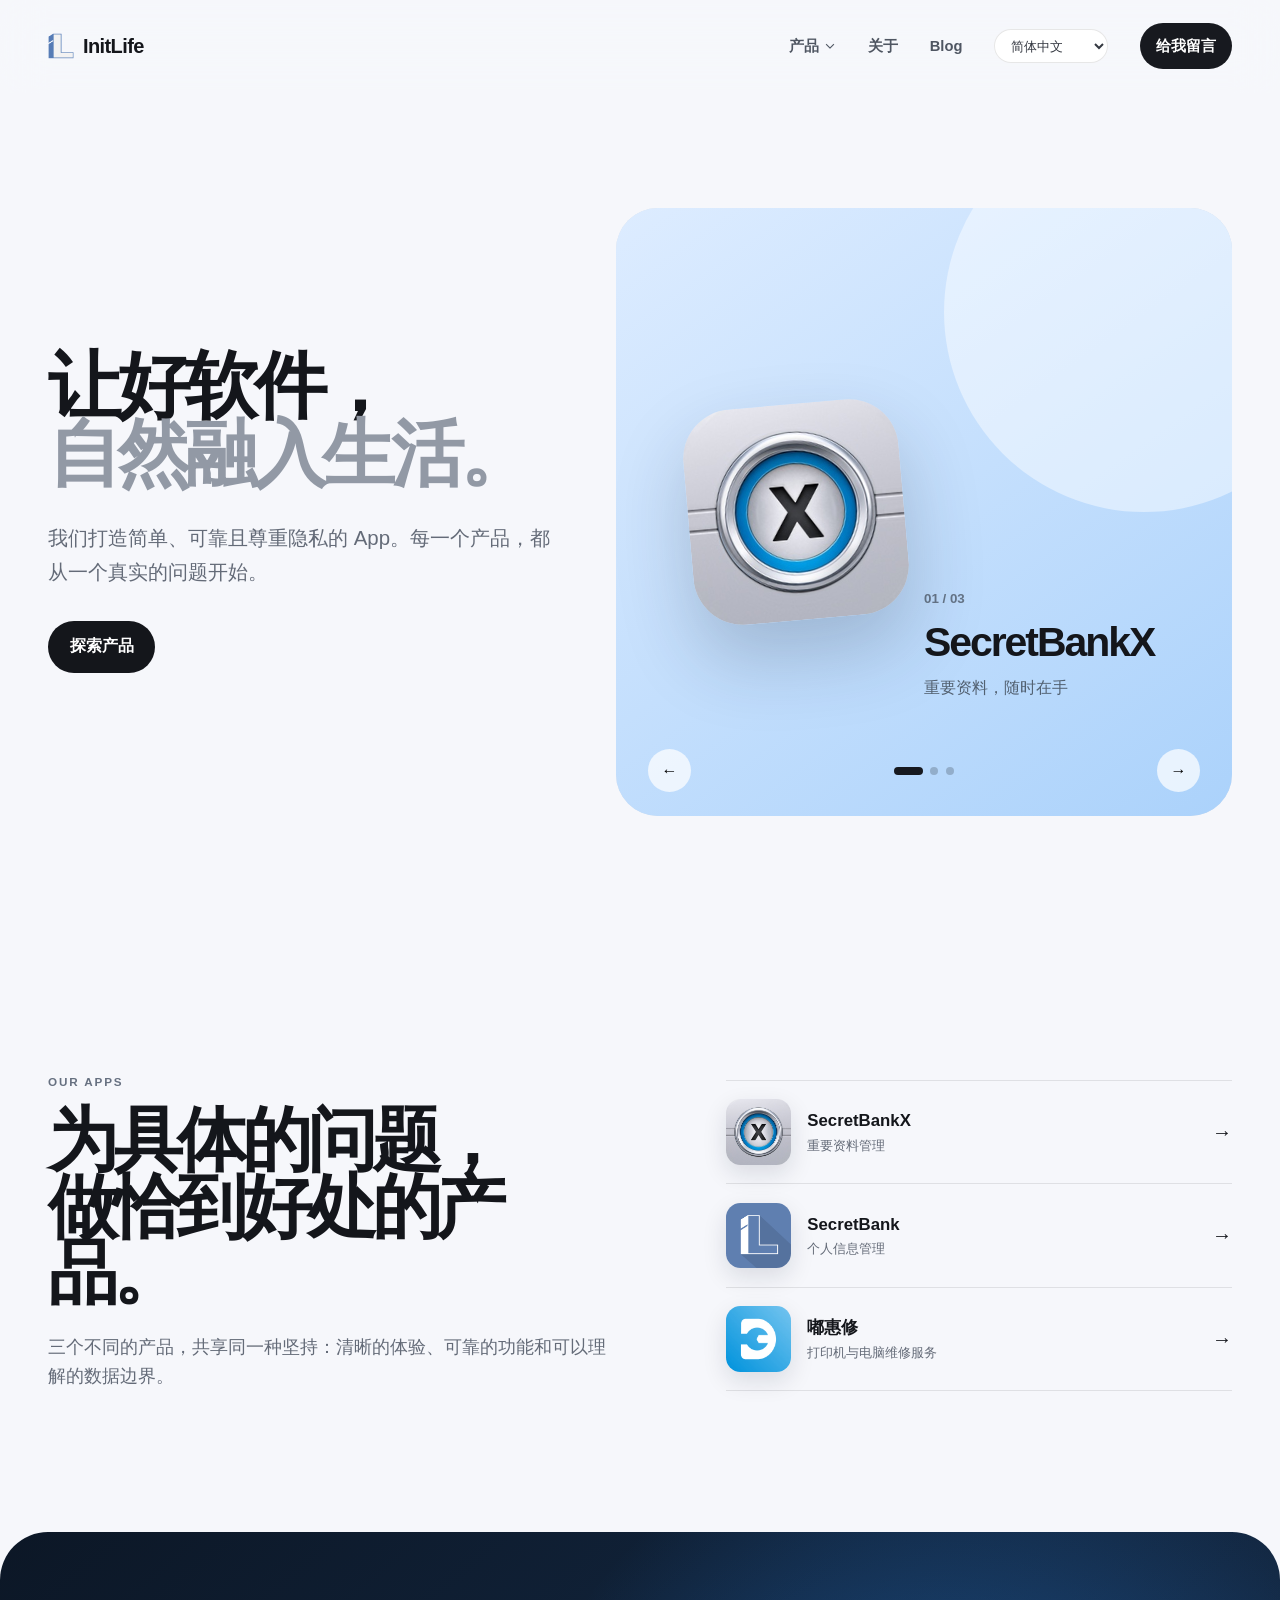
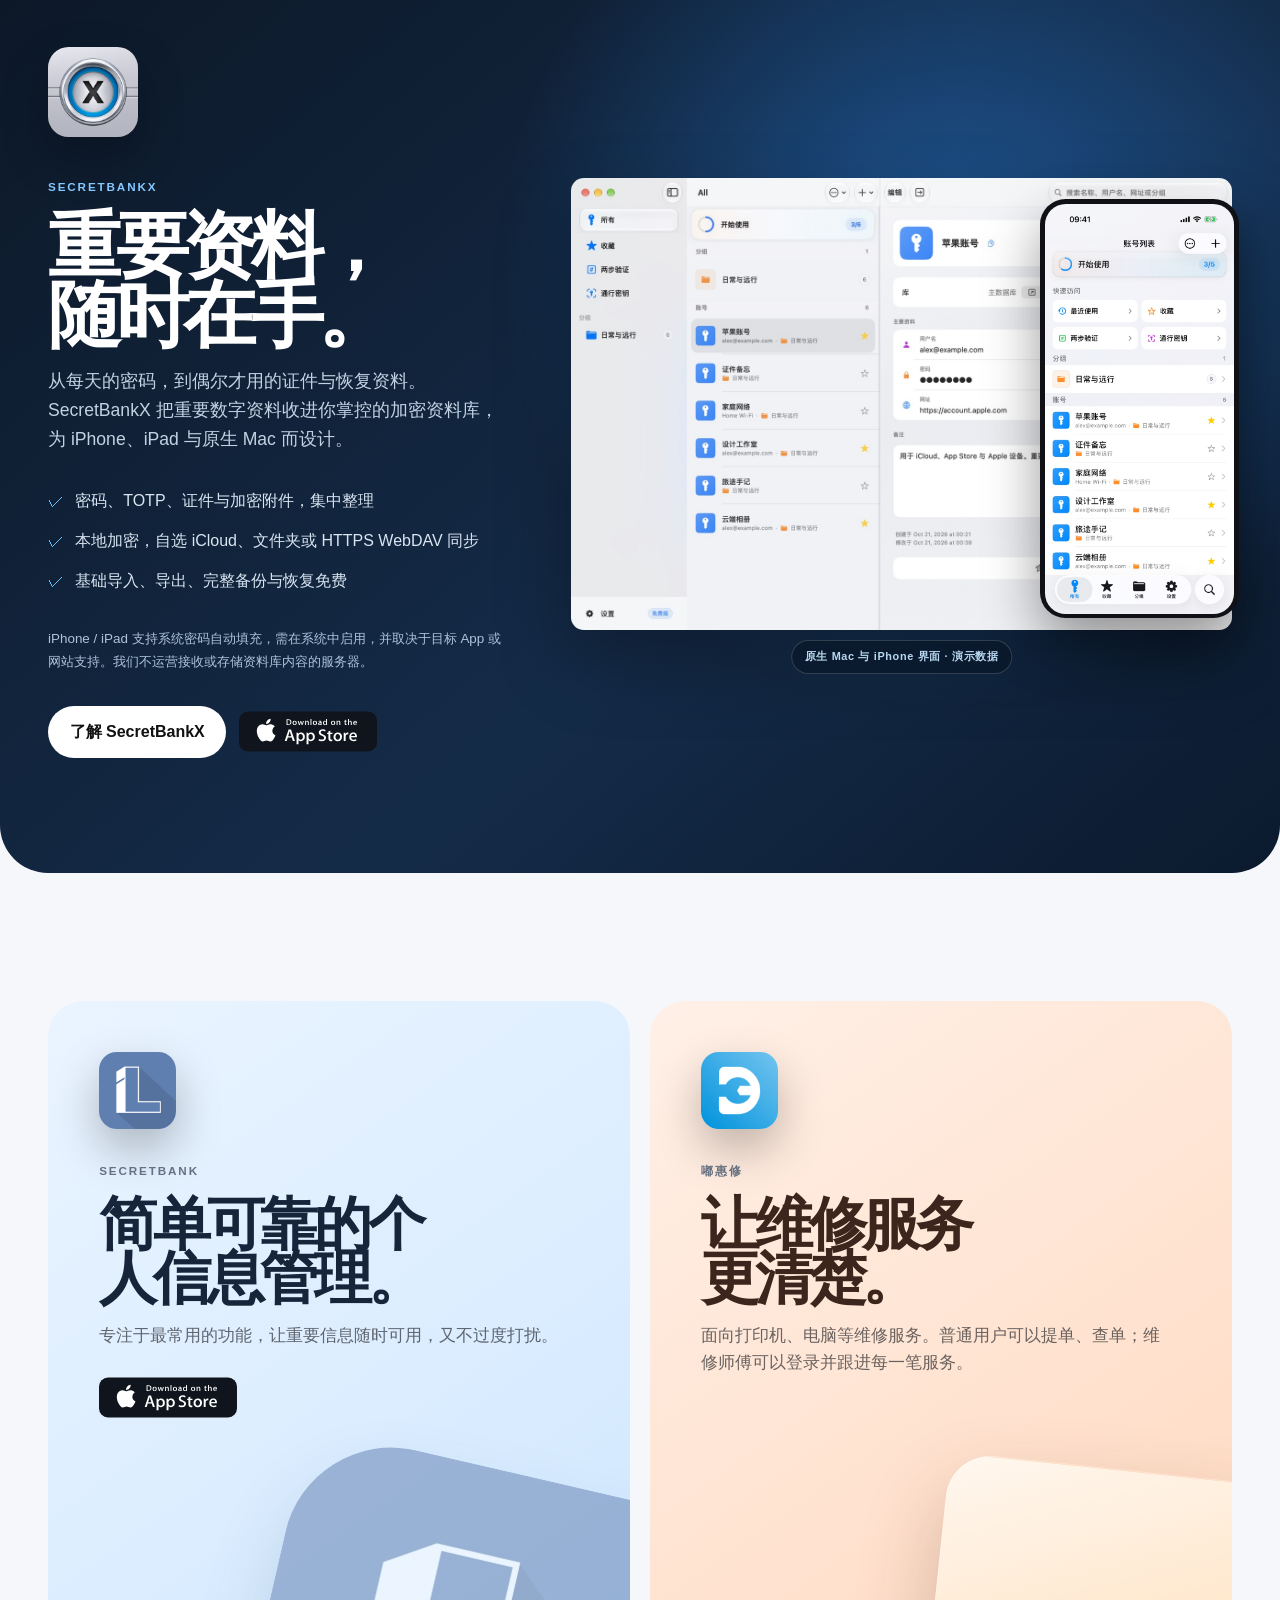
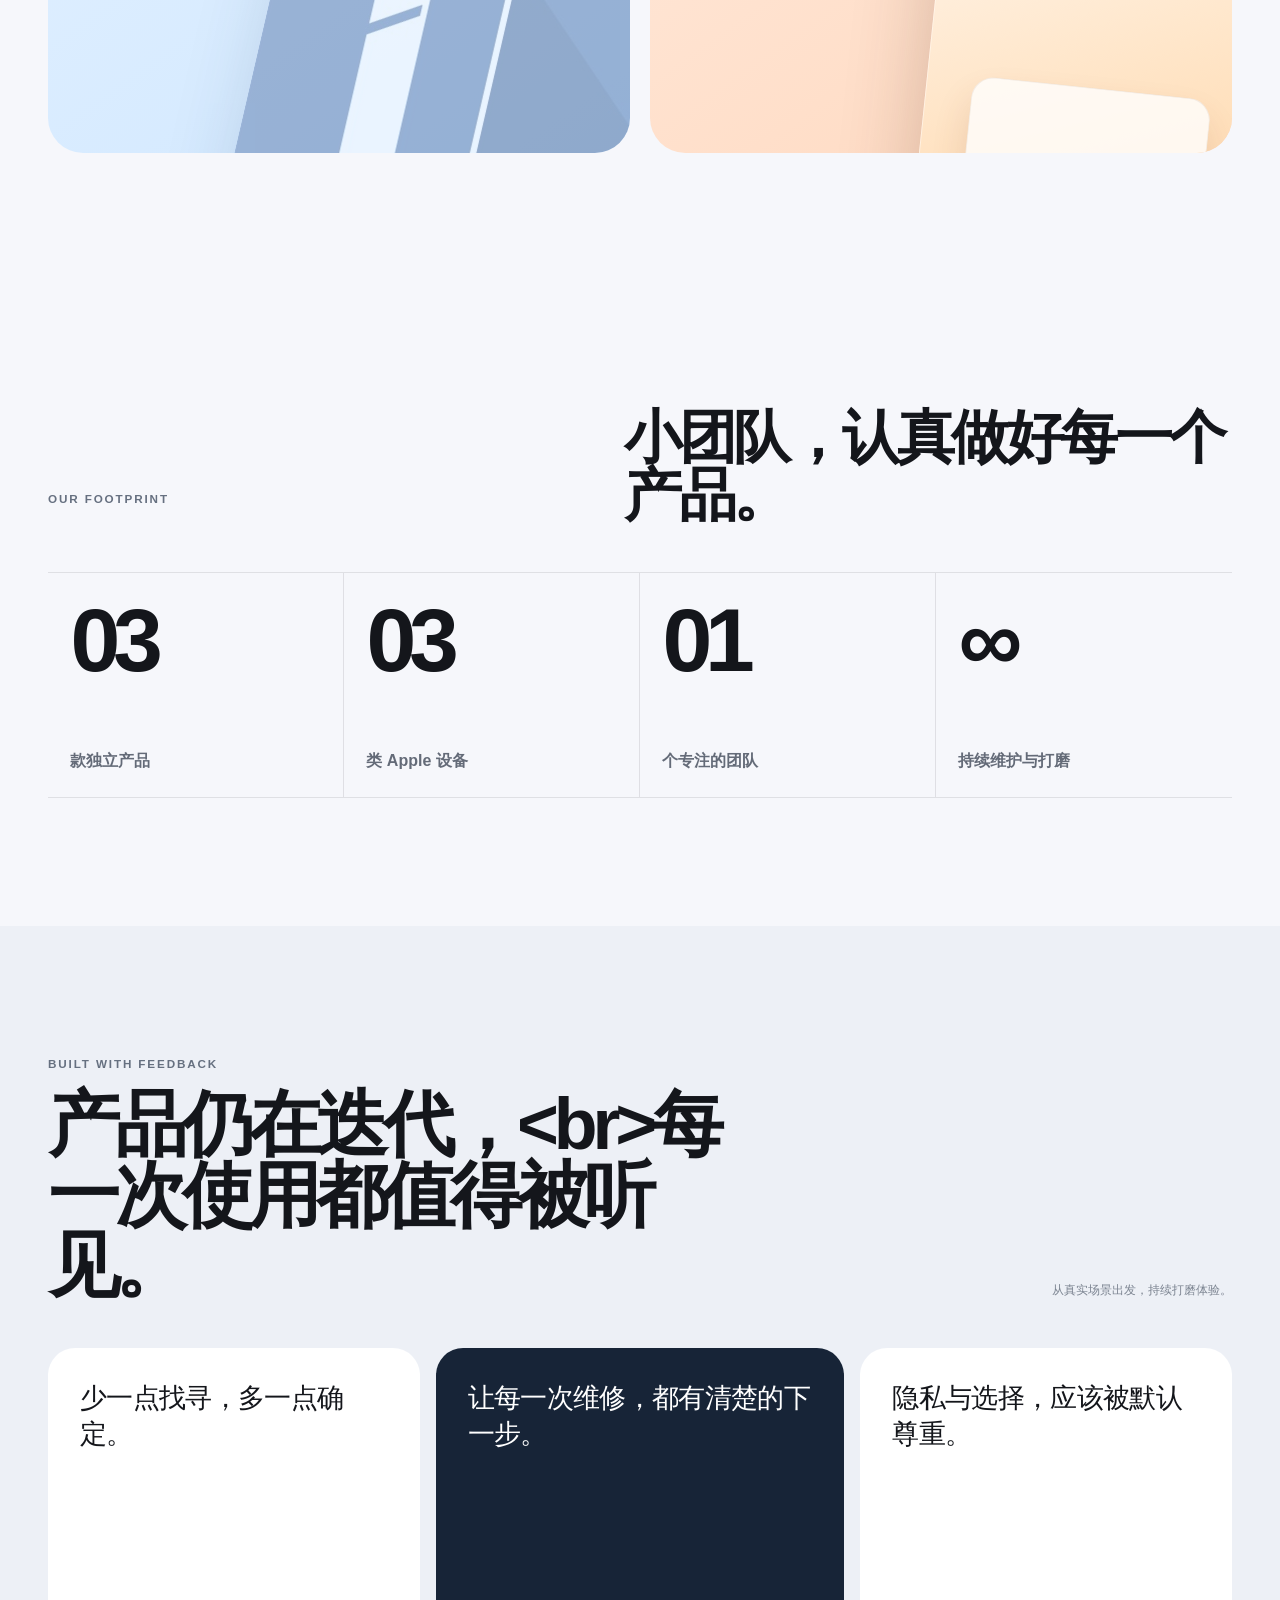
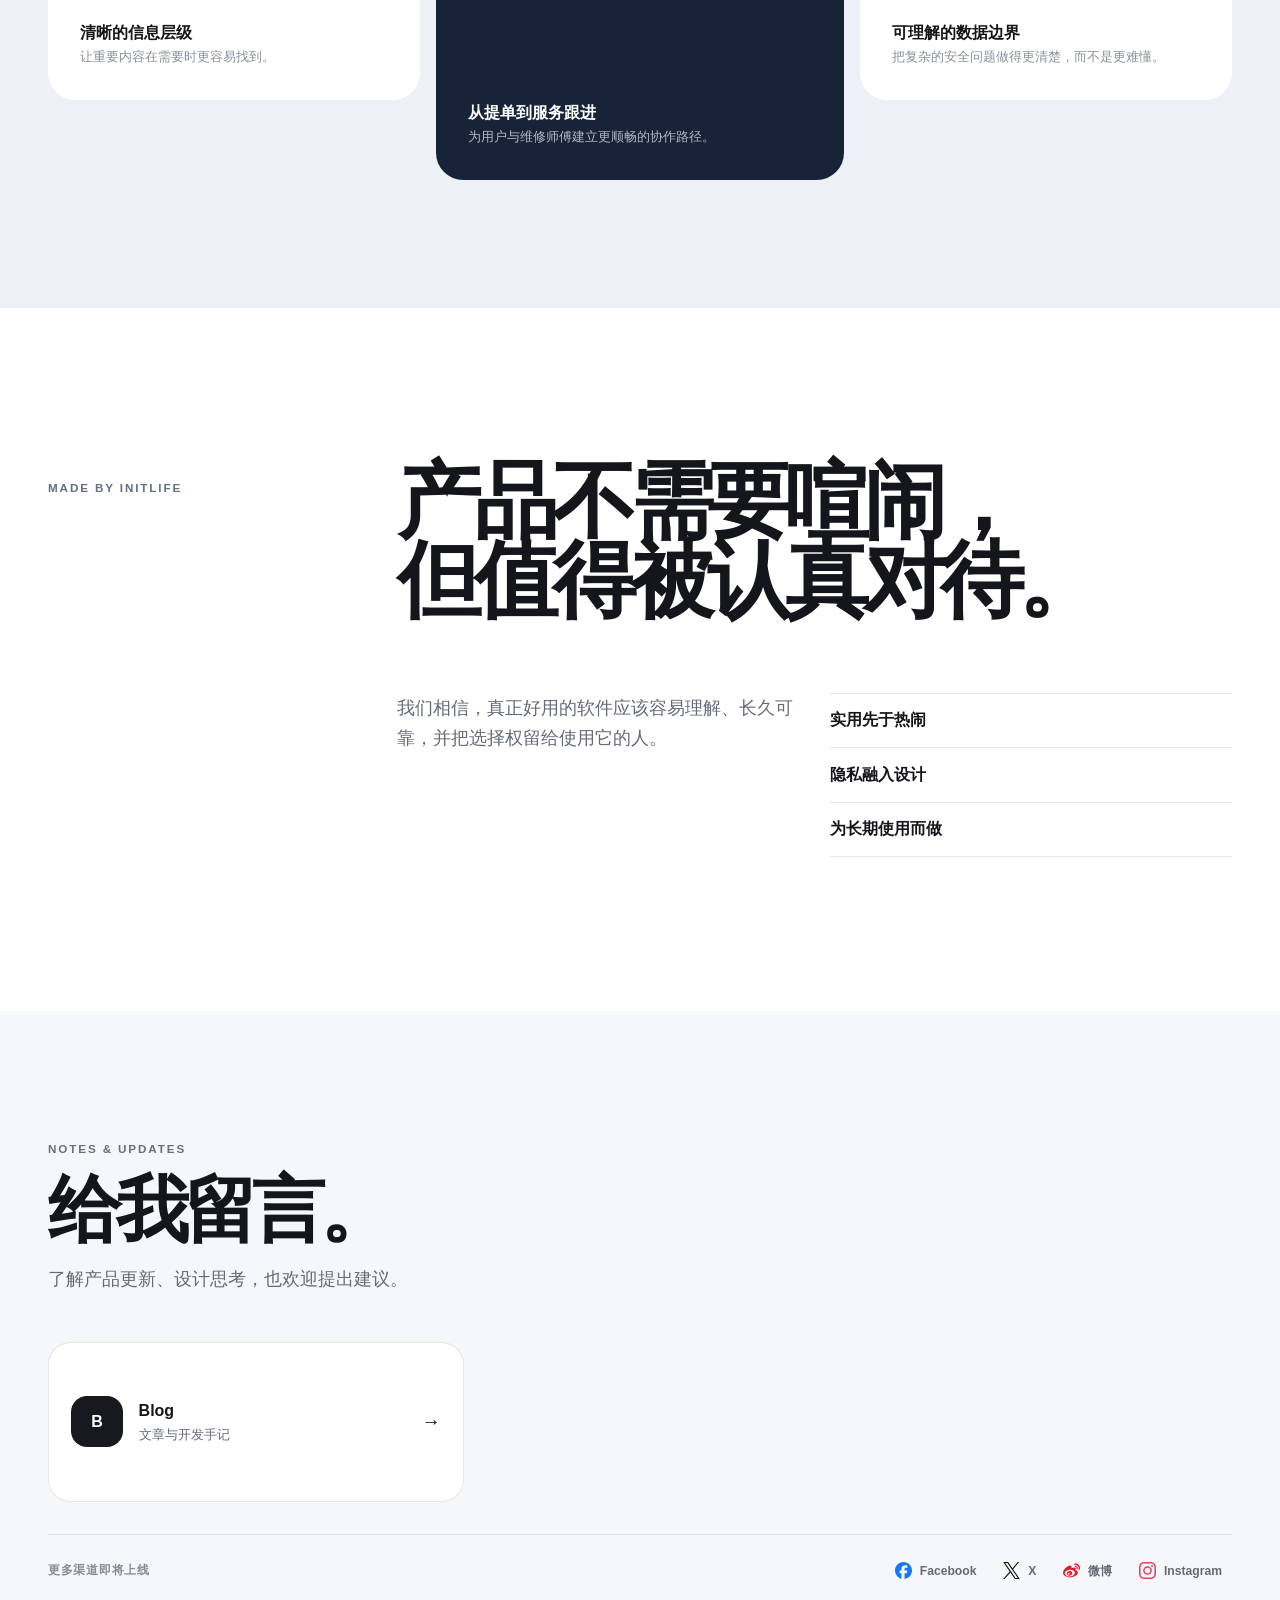
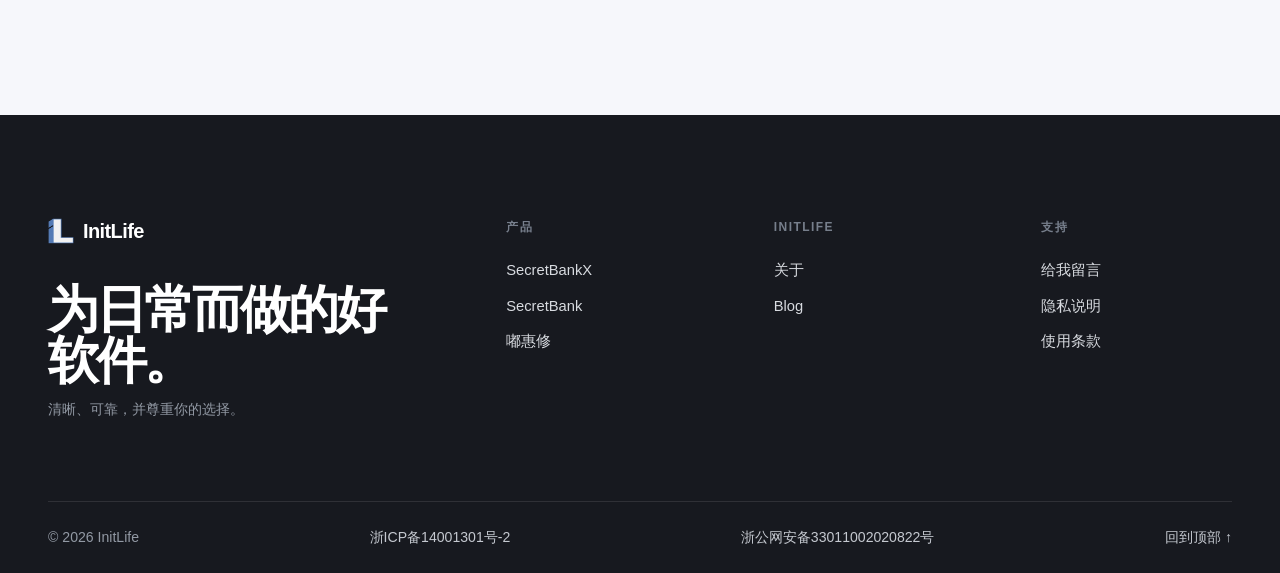
<file: index.html>
<!doctype html>
<html lang="zh-CN" data-title-zh="initlife — 为日常而做的好软件" data-title-en="initlife — Good software for everyday life">
<head>
  <meta charset="utf-8">
  <meta name="viewport" content="width=device-width, initial-scale=1">
  <title>initlife — 为日常而做的好软件</title>
  <meta name="description" content="initlife 打造清晰、可靠、尊重隐私的独立软件。">
  <meta name="theme-color" content="#f6f7fb">
  <link rel="canonical" href="https://app.initlife.com/">
  <link rel="icon" href="/assets/initlife-logo.png?v=20261021-logo-size2" type="image/png">
  <link rel="stylesheet" href="/assets/styles.css?v=20261021-spacing">
  <script src="/assets/site.js?v=20261021-logo-size2" defer></script>
</head>
<body>
  <a class="skip-link" href="#main">跳到主要内容</a>
  <header class="site-header" data-header data-site-header></header>

  <main id="main">
    <section class="hero shell">
      <div class="hero-copy">
        <h1 data-i18n-html="heroTitle">让好软件，<br><span>自然融入生活。</span></h1>
        <p class="hero-lede" data-i18n="heroLede">我们打造简单、可靠且尊重隐私的 App。每一个产品，都从一个真实的问题开始。</p>
        <div class="hero-actions"><a class="button button-dark" href="#products" data-i18n="explore">探索产品</a></div>
      </div>
      <div class="product-carousel" data-carousel aria-label="产品轮播">
        <div class="carousel-track">
          <a class="carousel-slide is-active slide-x" href="#secretbankx" data-slide="0"><img src="/assets/apps/secretbankx.jpg?v=20261021" alt="SecretBankX"><span><small>01 / 03</small><strong>SecretBankX</strong><em data-i18n="carouselX">重要资料，安心保存</em></span></a>
          <a class="carousel-slide slide-secret" href="#secretbank" data-slide="1"><img src="/assets/apps/secretbank.jpg" alt="SecretBank"><span><small>02 / 03</small><strong>SecretBank</strong><em data-i18n="carouselSecret">简单可靠的信息管理</em></span></a>
          <a class="carousel-slide slide-repair" href="#duhuixiu" data-slide="2"><img src="/assets/apps/duhuixiu.jpg" alt="嘟惠修"><span><small>03 / 03</small><strong>嘟惠修</strong><em data-i18n="carouselRepair">打印机与电脑维修服务</em></span></a>
        </div>
        <div class="carousel-controls"><button type="button" data-carousel-prev aria-label="上一个产品">←</button><div><button class="is-active" type="button" data-carousel-dot="0" aria-label="SecretBankX"></button><button type="button" data-carousel-dot="1" aria-label="SecretBank"></button><button type="button" data-carousel-dot="2" aria-label="嘟惠修"></button></div><button type="button" data-carousel-next aria-label="下一个产品">→</button></div>
      </div>
    </section>

    <section class="product-overview shell" id="products" aria-labelledby="products-title">
      <div class="section-intro"><p class="eyebrow">Our apps</p><h2 id="products-title" data-zh-html="为具体的问题，<br>做恰到好处的产品。" data-en-html="Focused apps for<br>real problems.">为具体的问题，<br>做恰到好处的产品。</h2><p data-zh="三个不同的产品，共享同一种坚持：清晰的体验、可靠的功能和可以理解的数据边界。" data-en="Three different products, built on the same principles: clarity, dependability, and data boundaries you can understand.">三个不同的产品，共享同一种坚持：清晰的体验、可靠的功能和可以理解的数据边界。</p></div>
      <div class="app-rail">
        <a href="#secretbankx"><img src="/assets/apps/secretbankx.jpg?v=20261021" alt=""><span><strong>SecretBankX</strong><small>重要资料管理</small></span><b>→</b></a>
        <a href="#secretbank"><img src="/assets/apps/secretbank.jpg" alt=""><span><strong>SecretBank</strong><small>个人信息管理</small></span><b>→</b></a>
        <a href="#duhuixiu"><img src="/assets/apps/duhuixiu.jpg" alt=""><span><strong>嘟惠修</strong><small>打印机与电脑维修服务</small></span><b>→</b></a>
      </div>
    </section>

    <section class="feature feature-x" id="secretbankx">
      <div class="shell feature-grid">
        <div class="feature-copy">
          <img class="feature-icon" src="/assets/apps/secretbankx.jpg?v=20261021" alt="SecretBankX App 图标">
          <p class="eyebrow">SecretBankX</p>
          <h2 data-zh-html="重要资料，<br>随时在手。" data-en-html="Important information,<br>always at hand.">重要资料，<br>随时在手。</h2>
          <p data-zh="从每天的密码，到偶尔才用的证件与恢复资料。SecretBankX 把重要数字资料收进你掌控的加密资料库，为 iPhone、iPad 与原生 Mac 而设计。" data-en="From everyday passwords to identity and recovery records you only need occasionally. SecretBankX keeps important digital information in encrypted vaults you control, designed for iPhone, iPad, and native Mac.">从每天的密码，到偶尔才用的证件与恢复资料。SecretBankX 把重要数字资料收进你掌控的加密资料库，为 iPhone、iPad 与原生 Mac 而设计。</p>
          <ul><li data-zh="密码、TOTP、证件与加密附件，集中整理" data-en="Organize passwords, TOTP codes, identity records, and encrypted attachments">密码、TOTP、证件与加密附件，集中整理</li><li data-zh="本地加密，自选 iCloud、文件夹或 HTTPS WebDAV 同步" data-en="Encrypted locally; sync with your choice of iCloud, folders, or HTTPS WebDAV">本地加密，自选 iCloud、文件夹或 HTTPS WebDAV 同步</li><li data-zh="基础导入、导出、完整备份与恢复免费" data-en="Basic import, export, full backup, and recovery are free">基础导入、导出、完整备份与恢复免费</li></ul>
          <p class="feature-note" data-zh="iPhone / iPad 支持系统密码自动填充，需在系统中启用，并取决于目标 App 或网站支持。我们不运营接收或存储资料库内容的服务器。" data-en="System password AutoFill on iPhone and iPad requires setup and support from the target app or website. We do not operate servers that receive or store vault contents.">iPhone / iPad 支持系统密码自动填充，需在系统中启用，并取决于目标 App 或网站支持。我们不运营接收或存储资料库内容的服务器。</p>
          <div class="feature-links"><a class="button button-white" href="https://secretbankx.initlife.com/" data-i18n="learnX">了解 SecretBankX</a><a class="store-badge" href="https://apps.apple.com/app/id6811630816" aria-label="在 App Store 下载 SecretBankX"><img src="/assets/badges/app-store.svg" alt="Download on the App Store"></a></div>
        </div>
        <div class="sbx-showcase" role="group" aria-label="SecretBankX 原生 Mac 与 iPhone 界面，使用演示数据">
          <figure class="sbx-mac"><img src="/assets/screens/secretbankx-mac.jpg" width="1440" height="984" loading="lazy" alt="SecretBankX 原生 Mac 界面：日常与远行分组、账号列表及苹果账号详情，使用演示数据"></figure>
          <figure class="sbx-iphone"><img src="/assets/screens/secretbankx-iphone.jpg" width="640" height="1391" loading="lazy" alt="SecretBankX iPhone 账号首页：最近使用、收藏、两步验证与演示账号列表"></figure>
          <p class="screen-source" data-zh="原生 Mac 与 iPhone 界面 · 演示数据" data-en="Native Mac &amp; iPhone UI · demo data">原生 Mac 与 iPhone 界面 · 演示数据</p>
        </div>
      </div>
    </section>

    <section class="secondary-products shell">
      <article class="secondary-card secret-card" id="secretbank">
        <div class="card-copy"><img src="/assets/apps/secretbank.jpg" alt="SecretBank App 图标"><p class="eyebrow">SecretBank</p><h2 data-zh="简单可靠的个人信息管理。" data-en="Simple, dependable personal information management.">简单可靠的个人信息管理。</h2><p data-zh="专注于最常用的功能，让重要信息随时可用，又不过度打扰。" data-en="Focused on the essentials, so important information stays available without getting in your way.">专注于最常用的功能，让重要信息随时可用，又不过度打扰。</p><a class="store-badge" href="https://apps.apple.com/cn/app/secret-bank-%E4%B8%93%E4%B8%9A%E7%9A%84%E5%AF%86%E7%A0%81%E7%AE%A1%E7%90%86%E4%B8%93/id1031076692" aria-label="在 App Store 下载 SecretBank"><img src="/assets/badges/app-store.svg" alt="Download on the App Store"></a></div>
        <div class="card-art"><img src="/assets/apps/secretbank.jpg" alt="" aria-hidden="true"></div>
      </article>
      <article class="secondary-card repair-card" id="duhuixiu">
        <div class="card-copy"><img src="/assets/apps/duhuixiu.jpg" alt="嘟惠修 App 图标"><p class="eyebrow">嘟惠修</p><h2 data-zh="让维修服务更清楚。" data-en="Make repairs easier to follow.">让维修服务更清楚。</h2><p data-zh="面向打印机、电脑等维修服务。普通用户可以提单、查单；维修师傅可以登录并跟进每一笔服务。" data-en="Built for printer, computer, and related repair services. Customers can create and check tickets; technicians can sign in and follow every job.">面向打印机、电脑等维修服务。普通用户可以提单、查单；维修师傅可以登录并跟进每一笔服务。</p></div>
        <div class="repair-preview"><div class="phone service-preview warm"><div class="service-screen"><small>嘟惠修</small><strong>打印机与电脑维修</strong><span>提单 · 查单 · 服务跟进</span></div></div></div>
      </article>
    </section>

    <section class="numbers shell" aria-labelledby="numbers-title">
      <div class="numbers-heading"><p class="eyebrow">Our footprint</p><h2 id="numbers-title" data-zh="小团队，认真做好每一个产品。" data-en="A small team, serious about every product.">小团队，认真做好每一个产品。</h2></div>
      <div class="number-grid">
        <div><strong>03</strong><span data-zh="款独立产品" data-en="independent products">款独立产品</span></div>
        <div><strong>03</strong><span data-zh="类 Apple 设备" data-en="Apple device families">类 Apple 设备</span></div>
        <div><strong>01</strong><span data-zh="个专注的团队" data-en="focused studio">个专注的团队</span></div>
        <div><strong>∞</strong><span data-zh="持续维护与打磨" data-en="continuous care">持续维护与打磨</span></div>
      </div>
    </section>

    <section class="voices" aria-labelledby="voices-title">
      <div class="shell">
        <div class="voices-heading"><div><p class="eyebrow">Built with feedback</p><h2 id="voices-title" data-zh="产品仍在迭代，<br>每一次使用都值得被听见。" data-en="Still evolving,<br>guided by everyday use.">产品仍在迭代，<br>每一次使用都值得被听见。</h2></div><p class="section-note" data-zh="从真实场景出发，持续打磨体验。" data-en="We keep refining from real situations.">从真实场景出发，持续打磨体验。</p></div>
        <div class="quote-grid">
          <figure><blockquote data-zh="少一点找寻，多一点确定。" data-en="Less searching, more certainty.">少一点找寻，多一点确定。</blockquote><figcaption><span data-zh="清晰的信息层级" data-en="Clear information structure">清晰的信息层级</span><small data-zh="让重要内容在需要时更容易找到。" data-en="Make important details easier to find when they matter.">让重要内容在需要时更容易找到。</small></figcaption></figure>
          <figure class="quote-featured"><blockquote data-zh="让每一次维修，都有清楚的下一步。" data-en="Give every repair a clear next step.">让每一次维修，都有清楚的下一步。</blockquote><figcaption><span data-zh="从提单到服务跟进" data-en="From ticket to follow-through">从提单到服务跟进</span><small data-zh="为用户与维修师傅建立更顺畅的协作路径。" data-en="Create a smoother path for customers and technicians.">为用户与维修师傅建立更顺畅的协作路径。</small></figcaption></figure>
          <figure><blockquote data-zh="隐私与选择，应该被默认尊重。" data-en="Privacy and choice should be respected by default.">隐私与选择，应该被默认尊重。</blockquote><figcaption><span data-zh="可理解的数据边界" data-en="Understandable data boundaries">可理解的数据边界</span><small data-zh="把复杂的安全问题做得更清楚，而不是更难懂。" data-en="Make complex security clearer, not harder to understand.">把复杂的安全问题做得更清楚，而不是更难懂。</small></figcaption></figure>
        </div>
      </div>
    </section>

    <section class="studio" id="studio">
      <div class="shell studio-layout">
        <p class="eyebrow">Made by initlife</p>
        <h2 data-zh-html="产品不需要喧闹，<br>但值得被认真对待。" data-en-html="Software can be quiet,<br>and still deeply considered.">产品不需要喧闹，<br>但值得被认真对待。</h2>
        <div class="studio-copy"><p data-zh="我们相信，真正好用的软件应该容易理解、长久可靠，并把选择权留给使用它的人。" data-en="We believe useful software should be understandable, dependable over time, and leave important choices with the people using it.">我们相信，真正好用的软件应该容易理解、长久可靠，并把选择权留给使用它的人。</p><div class="values"><span data-zh="实用先于热闹" data-en="Useful before flashy">实用先于热闹</span><span data-zh="隐私融入设计" data-en="Privacy built into design">隐私融入设计</span><span data-zh="为长期使用而做" data-en="Made for the long term">为长期使用而做</span></div></div>
      </div>
    </section>

    <section class="connect shell" id="socials">
      <div class="connect-intro"><p class="eyebrow">Notes &amp; updates</p><h2 data-i18n="followTitle">给我留言。</h2><p data-i18n="followCopy">了解产品更新、设计思考，也欢迎提出建议。</p></div>
      <div class="connect-grid">
        <a class="connect-card" href="/blog.html"><span class="connect-icon">B</span><div><strong>Blog</strong><small data-i18n="blogCopy">文章与开发手记</small></div><b>→</b></a>
      </div>
      <div class="social-presence" aria-label="社交媒体渠道即将上线"><p>更多渠道即将上线</p><ul><li><img src="/assets/social/facebook.svg" alt="Facebook"><span>Facebook</span></li><li><img src="/assets/social/x.svg" alt="X"><span>X</span></li><li><img src="/assets/social/weibo.svg" alt="微博"><span>微博</span></li><li><img src="/assets/social/instagram.svg" alt="Instagram"><span>Instagram</span></li></ul></div>
    </section>
  </main>

  <footer class="site-footer">
    <div class="shell footer-main">
      <div class="footer-brand"><a class="brand" href="#main"><img class="brand-mark" src="/assets/initlife-logo.png?v=20261021-transparent" width="26" height="26" alt="InitLife IL 标志"><span>InitLife</span></a><h2>为日常而做的好软件。</h2><p>清晰、可靠，并尊重你的选择。</p></div>
      <div class="footer-column"><h3>产品</h3><a href="#secretbankx">SecretBankX</a><a href="#secretbank">SecretBank</a><a href="#duhuixiu">嘟惠修</a></div>
      <div class="footer-column"><h3>initlife</h3><a href="#studio" data-i18n="navAbout">关于我们</a><a href="/blog.html">Blog</a></div>
      <div class="footer-column"><h3>支持</h3><a href="mailto:initlifeltd@gmail.com" data-i18n="contact">给我留言</a><a href="/privacy.html">隐私说明</a><a href="/terms.html">使用条款</a></div>
    </div>
    <div class="shell footer-bottom"><p>© <span data-year>2026</span> InitLife</p><a href="https://beian.miit.gov.cn/" target="_blank" rel="noopener noreferrer" lang="zh-CN">浙ICP备14001301号-2</a><a href="https://beian.mps.gov.cn/#/query/webSearch?code=33011002020822" target="_blank" rel="noopener noreferrer" lang="zh-CN">浙公网安备33011002020822号</a><a href="#main">回到顶部 ↑</a></div>
  </footer>
</body>
</html>
</file>
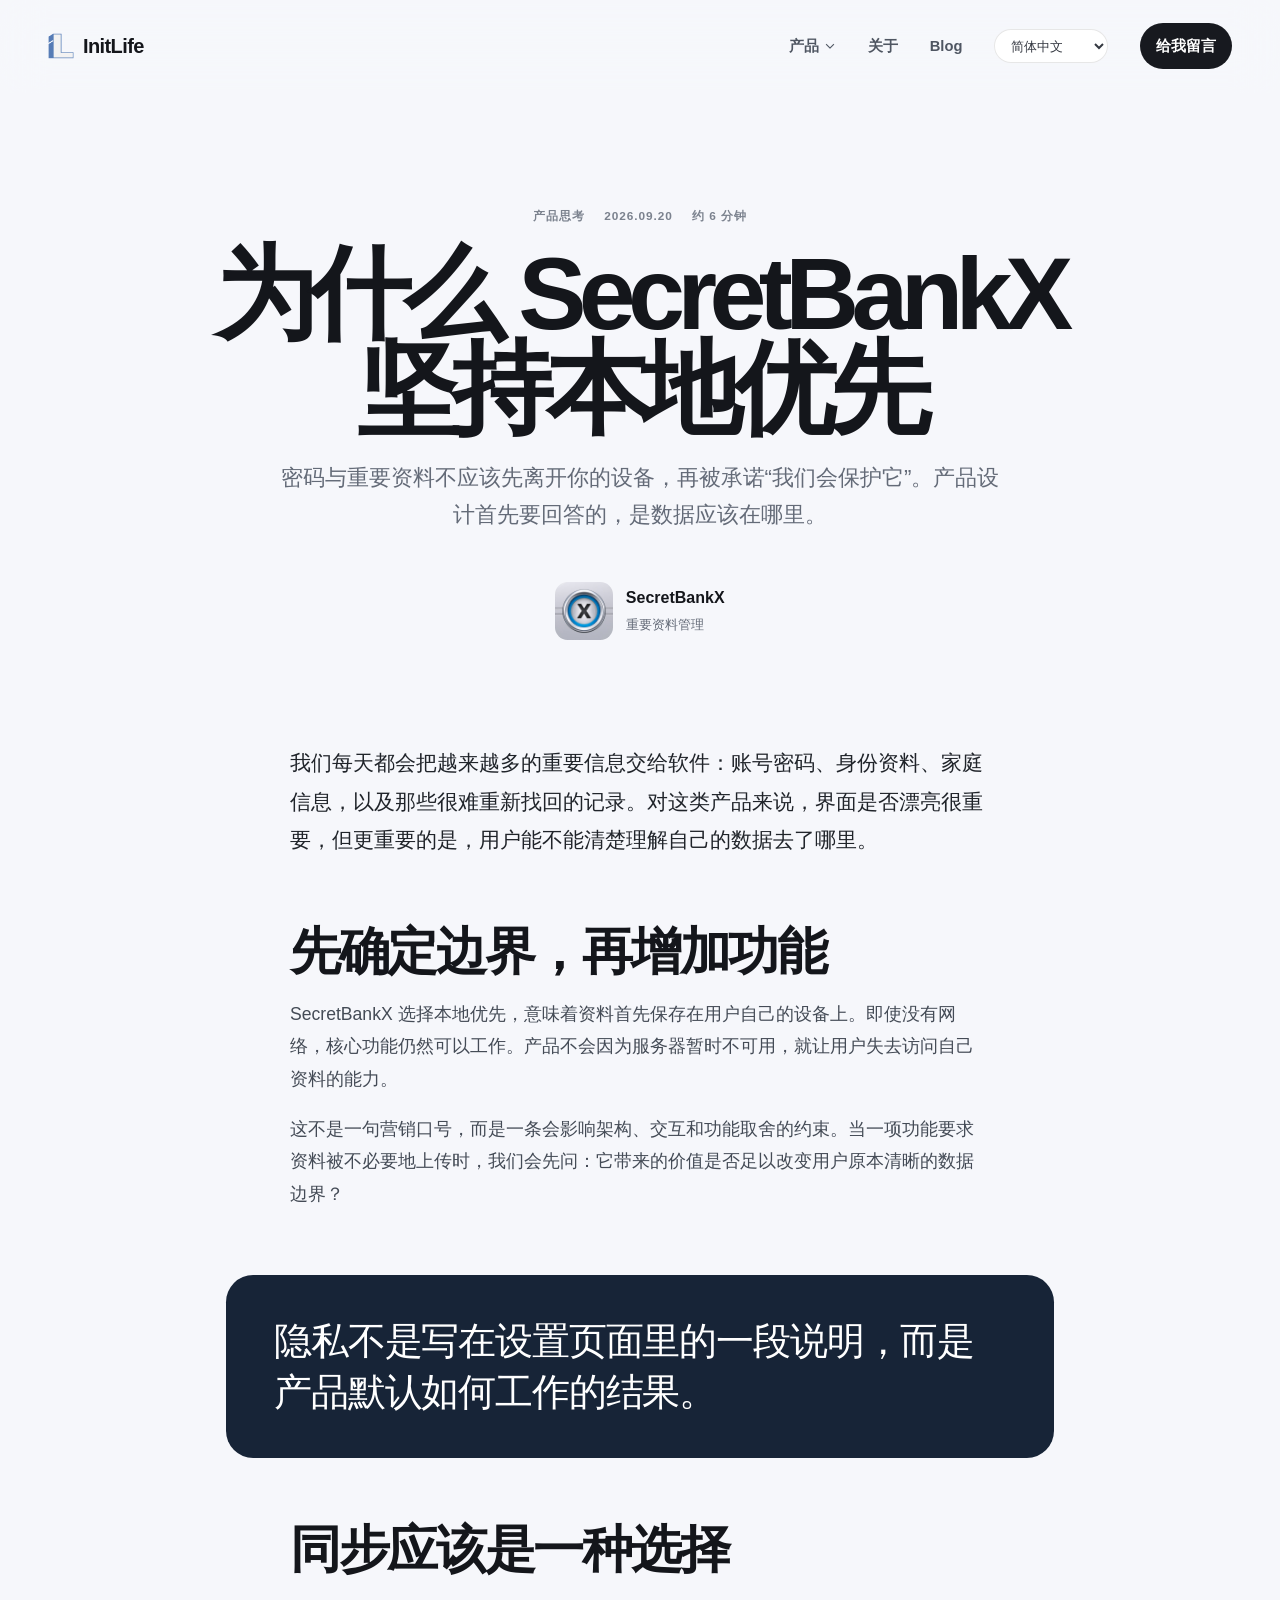
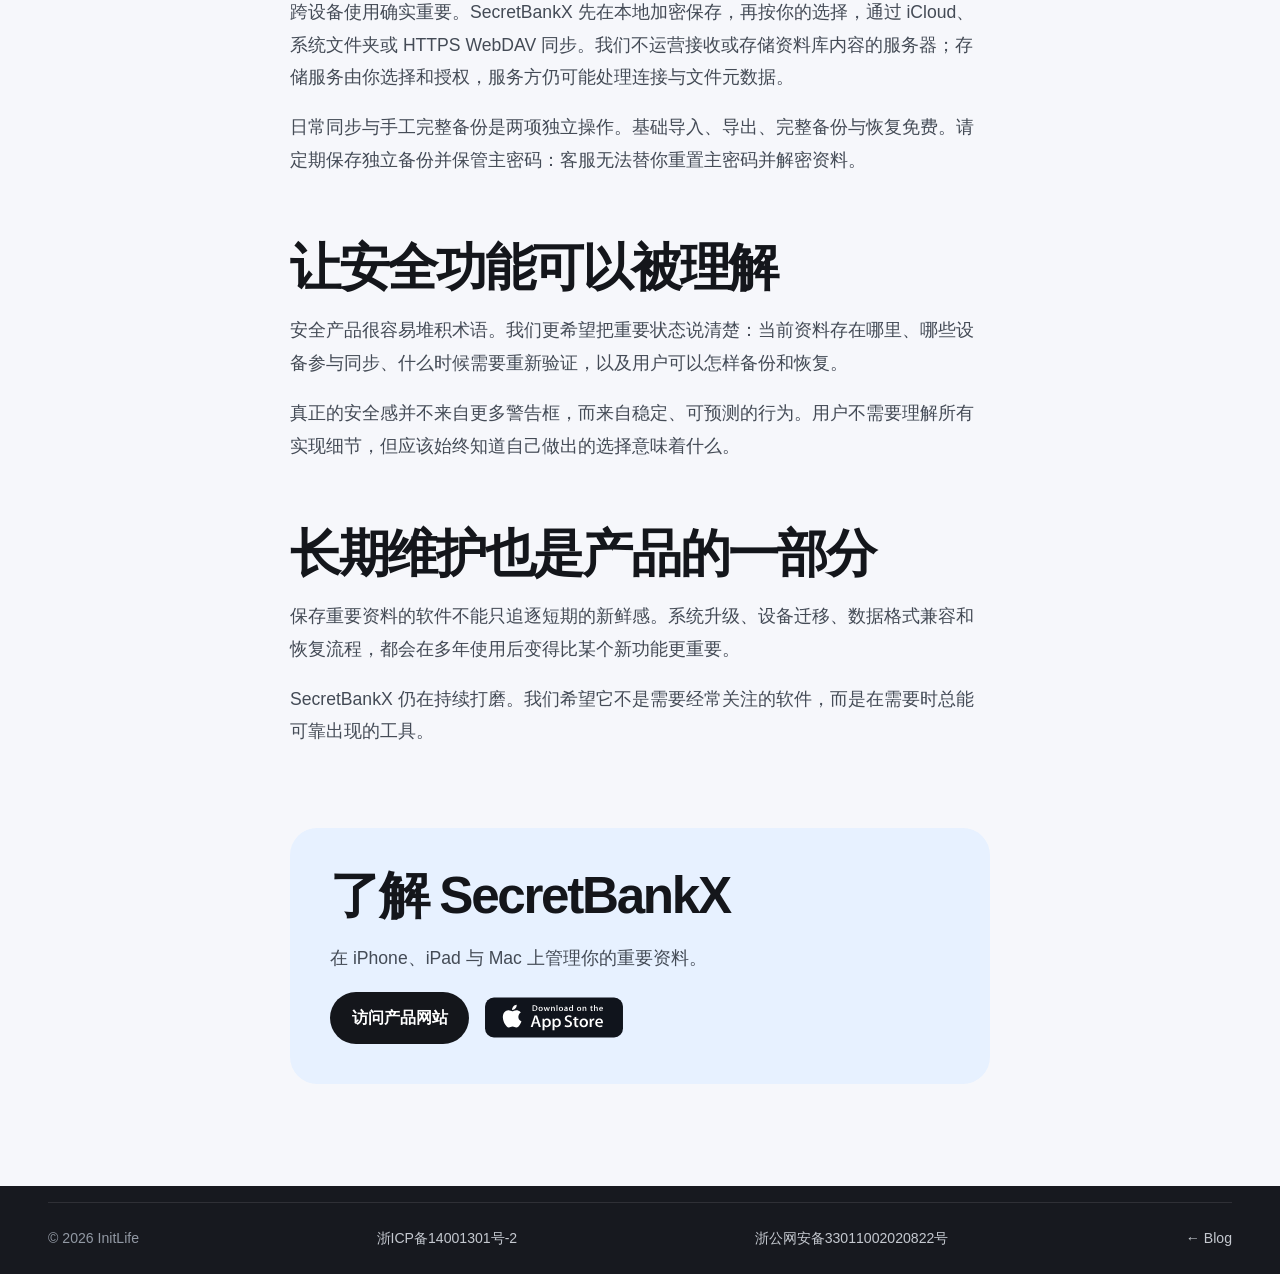
<file: blog-secretbankx-local-first.html>
<!doctype html>
<html lang="zh-CN" data-title-zh="为什么 SecretBankX 坚持本地优先 — initlife" data-title-en="Why SecretBankX is local-first — initlife">
<head>
  <meta charset="utf-8"><meta name="viewport" content="width=device-width,initial-scale=1">
  <title>为什么 SecretBankX 坚持本地优先 — initlife</title><meta name="description" content="从数据边界出发，理解 SecretBankX 为什么采用本地优先的产品设计。">
  <link rel="icon" href="/assets/initlife-logo.png?v=20261021-logo-size2" type="image/png"><link rel="stylesheet" href="/assets/styles.css?v=20261021-spacing"><script src="/assets/site.js?v=20261021-logo-size2" defer></script>
</head>
<body>
  <header class="site-header" data-header data-site-header></header>
  <main class="article-main">
    <article class="article-shell" data-lang-content="zh">
      <header class="article-header"><p class="post-meta"><span>产品思考</span><time datetime="2026-09-20">2026.09.20</time><span>约 6 分钟</span></p><h1>为什么 SecretBankX<br>坚持本地优先</h1><p class="article-deck">密码与重要资料不应该先离开你的设备，再被承诺“我们会保护它”。产品设计首先要回答的，是数据应该在哪里。</p><div class="article-mark"><img src="/assets/apps/secretbankx.jpg?v=20261021" alt="SecretBankX"><span>SecretBankX<br><small>重要资料管理</small></span></div></header>
      <div class="article-body"><p class="lead">我们每天都会把越来越多的重要信息交给软件：账号密码、身份资料、家庭信息，以及那些很难重新找回的记录。对这类产品来说，界面是否漂亮很重要，但更重要的是，用户能不能清楚理解自己的数据去了哪里。</p><h2>先确定边界，再增加功能</h2><p>SecretBankX 选择本地优先，意味着资料首先保存在用户自己的设备上。即使没有网络，核心功能仍然可以工作。产品不会因为服务器暂时不可用，就让用户失去访问自己资料的能力。</p><p>这不是一句营销口号，而是一条会影响架构、交互和功能取舍的约束。当一项功能要求资料被不必要地上传时，我们会先问：它带来的价值是否足以改变用户原本清晰的数据边界？</p><blockquote>隐私不是写在设置页面里的一段说明，而是产品默认如何工作的结果。</blockquote><h2>同步应该是一种选择</h2><p>跨设备使用确实重要。SecretBankX 先在本地加密保存，再按你的选择，通过 iCloud、系统文件夹或 HTTPS WebDAV 同步。我们不运营接收或存储资料库内容的服务器；存储服务由你选择和授权，服务方仍可能处理连接与文件元数据。</p><p>日常同步与手工完整备份是两项独立操作。基础导入、导出、完整备份与恢复免费。请定期保存独立备份并保管主密码：客服无法替你重置主密码并解密资料。</p><h2>让安全功能可以被理解</h2><p>安全产品很容易堆积术语。我们更希望把重要状态说清楚：当前资料存在哪里、哪些设备参与同步、什么时候需要重新验证，以及用户可以怎样备份和恢复。</p><p>真正的安全感并不来自更多警告框，而来自稳定、可预测的行为。用户不需要理解所有实现细节，但应该始终知道自己做出的选择意味着什么。</p><h2>长期维护也是产品的一部分</h2><p>保存重要资料的软件不能只追逐短期的新鲜感。系统升级、设备迁移、数据格式兼容和恢复流程，都会在多年使用后变得比某个新功能更重要。</p><p>SecretBankX 仍在持续打磨。我们希望它不是需要经常关注的软件，而是在需要时总能可靠出现的工具。</p><div class="article-cta"><h2>了解 SecretBankX</h2><p>在 iPhone、iPad 与 Mac 上管理你的重要资料。</p><div><a class="button button-dark" href="https://secretbankx.initlife.com/">访问产品网站</a><a class="store-badge" href="https://apps.apple.com/app/id6811630816"><img src="/assets/badges/app-store.svg" alt="Download on the App Store"></a></div></div></div>
    </article>
    <article class="article-shell" data-lang-content="en" hidden>
      <header class="article-header"><p class="post-meta"><span>Product thinking</span><time datetime="2026-09-20">Sep 20, 2026</time><span>6 min read</span></p><h1>Why SecretBankX<br>is local-first</h1><p class="article-deck">Passwords and important records should not leave your device first and be protected by a promise later. Good product design begins by deciding where data belongs.</p><div class="article-mark"><img src="/assets/apps/secretbankx.jpg?v=20261021" alt="SecretBankX"><span>SecretBankX<br><small>Important information, protected</small></span></div></header>
      <div class="article-body"><p class="lead">Every day, we trust software with more of our lives: passwords, identity records, family information, and details that may be impossible to recreate. For this kind of product, a polished interface matters. A clear answer to where your data goes matters more.</p><h2>Define the boundary before adding features</h2><p>SecretBankX is local-first. Your information begins on your own device, and the core experience keeps working without a network connection. A temporary server problem should never prevent you from accessing your own records.</p><p>This is not a marketing line. It is a constraint that shapes architecture, interaction, and product decisions. Whenever a feature asks data to leave the device unnecessarily, we first ask whether its value is worth changing that clear boundary.</p><blockquote>Privacy is not a paragraph in Settings. It is the result of how a product works by default.</blockquote><h2>Sync should be a choice</h2><p>SecretBankX encrypts information locally, then syncs through your choice of iCloud, system folders, or HTTPS WebDAV. We do not operate servers that receive or store vault contents. You choose and authorize the storage service, which may still process connection and file metadata.</p><p>Daily sync and manually exported full backups are separate operations. Basic import, export, full backup, and recovery are free. Keep independent backups and protect your master password: support cannot reset it and decrypt your information.</p><h2>Security should be understandable</h2><p>Security products often accumulate jargon. We would rather make the important states clear: where information is stored, which devices take part in sync, when verification is required, and how backup and recovery work.</p><p>Confidence comes from stable, predictable behavior—not from more warning dialogs. You should not need to understand every implementation detail, but you should always understand what your choices mean.</p><h2>Maintenance is part of the product</h2><p>Software that stores important information cannot depend on short-lived novelty. OS upgrades, device migration, data compatibility, and recovery become more important than a shiny feature after years of use.</p><p>SecretBankX continues to evolve. Our goal is not to make it an app that constantly asks for attention, but a tool that is reliably there when it matters.</p><div class="article-cta"><h2>Discover SecretBankX</h2><p>Manage important information across iPhone, iPad, and Mac.</p><div><a class="button button-dark" href="https://secretbankx.initlife.com/">Visit product website</a><a class="store-badge" href="https://apps.apple.com/app/id6811630816"><img src="/assets/badges/app-store.svg" alt="Download on the App Store"></a></div></div></div>
    </article>
  </main>
  <footer class="site-footer compact-footer"><div class="shell footer-bottom"><p>© <span data-year>2026</span> InitLife</p><a href="https://beian.miit.gov.cn/" target="_blank" rel="noopener noreferrer" lang="zh-CN">浙ICP备14001301号-2</a><a href="https://beian.mps.gov.cn/#/query/webSearch?code=33011002020822" target="_blank" rel="noopener noreferrer" lang="zh-CN">浙公网安备33011002020822号</a><a href="/blog.html">← Blog</a></div></footer>
</body>
</html>
</file>
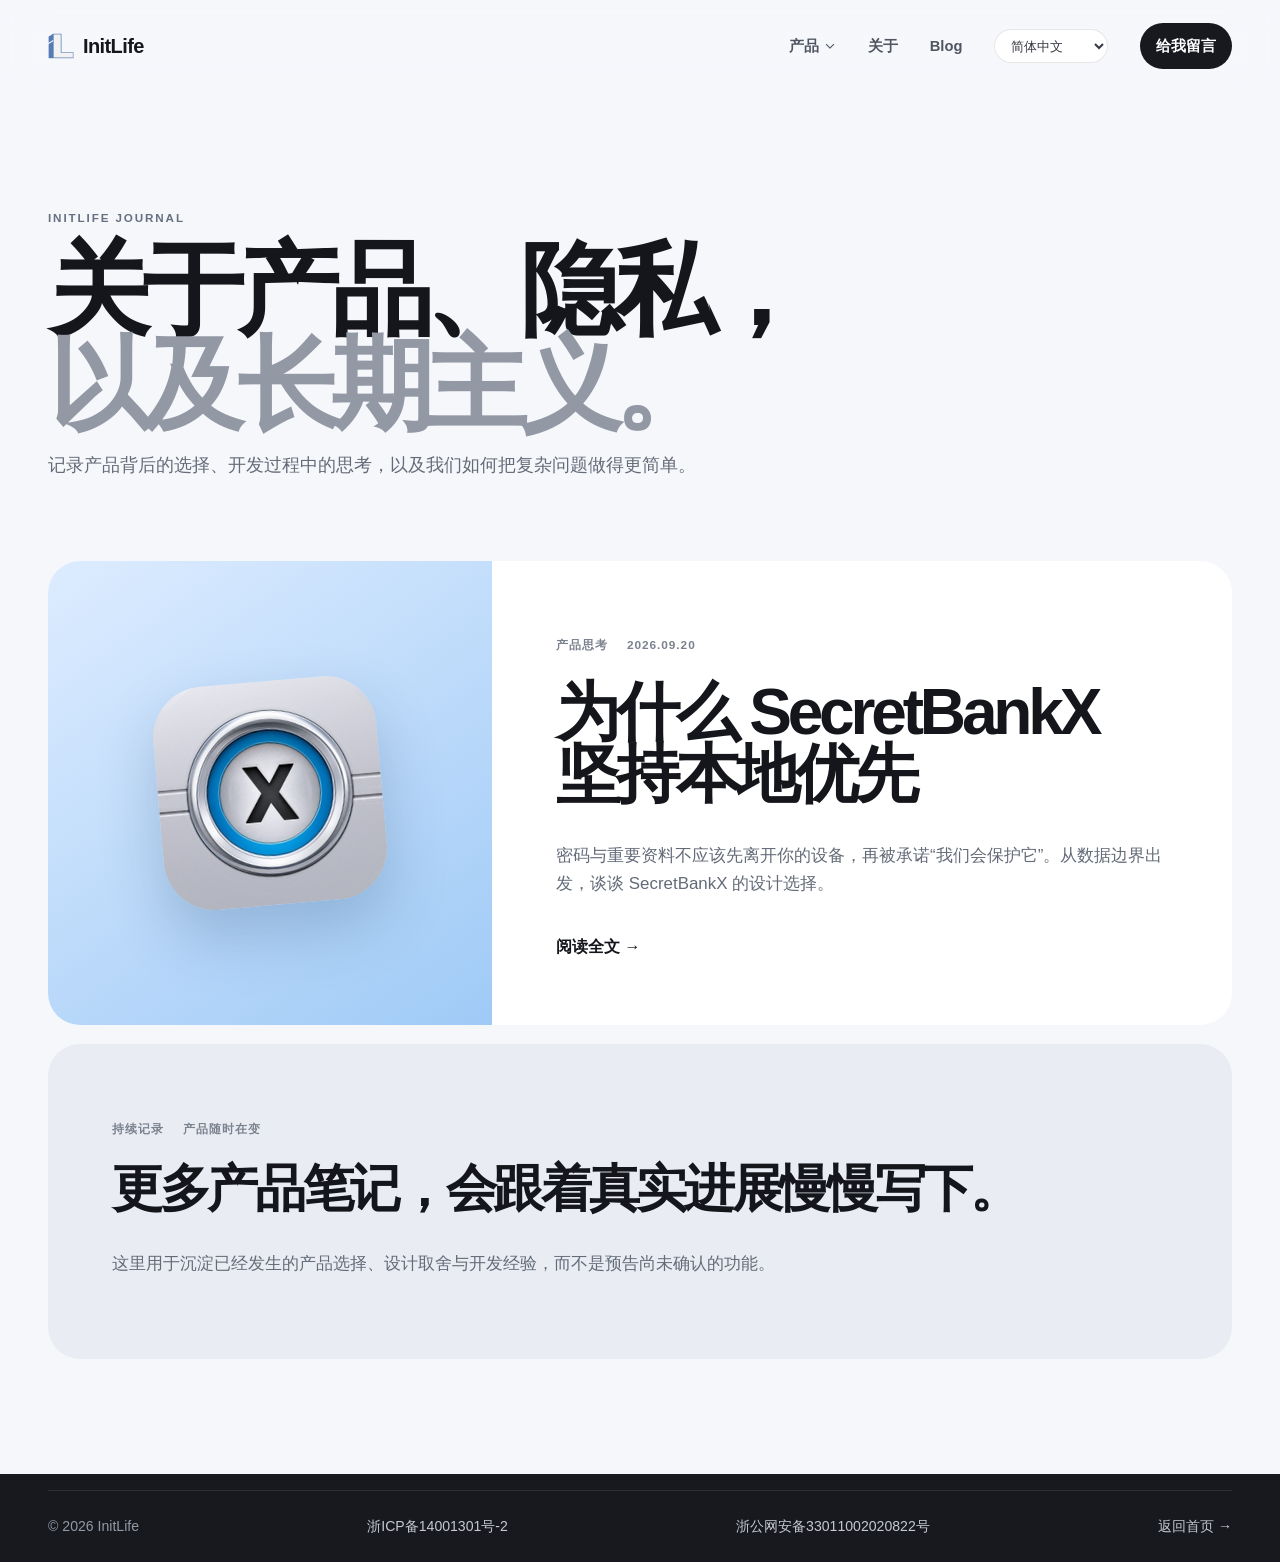
<file: blog.html>
<!doctype html>
<html lang="zh-CN" data-title-zh="Blog — initlife" data-title-en="Blog — initlife">
<head>
  <meta charset="utf-8"><meta name="viewport" content="width=device-width,initial-scale=1">
  <title>Blog — initlife</title><meta name="description" content="initlife 的产品思考、开发手记与更新。">
  <link rel="icon" href="/assets/initlife-logo.png?v=20261021-logo-size2" type="image/png"><link rel="stylesheet" href="/assets/styles.css?v=20261021-spacing"><script src="/assets/site.js?v=20261021-logo-size2" defer></script>
</head>
<body>
  <header class="site-header" data-header data-site-header></header>
  <main class="blog-main shell">
    <header class="blog-hero"><p class="eyebrow">initlife journal</p><h1 data-i18n-html="blogTitle">关于产品、隐私，<br><span>以及长期主义。</span></h1><p data-i18n="blogIntro">记录产品背后的选择、开发过程中的思考，以及我们如何把复杂问题做得更简单。</p></header>
    <section class="post-list" aria-label="文章列表">
      <a class="post-card post-featured" href="/blog-secretbankx-local-first.html"><div class="post-visual"><img src="/assets/apps/secretbankx.jpg?v=20261021" alt="SecretBankX"></div><div class="post-copy"><p class="post-meta"><span data-i18n="productThinking">产品思考</span><time datetime="2026-09-20">2026.09.20</time></p><h2 data-i18n="postTitle">为什么 SecretBankX 坚持本地优先</h2><p data-i18n="postExcerpt">密码与重要资料不应该先离开你的设备，再被承诺“我们会保护它”。从数据边界出发，谈谈 SecretBankX 的设计选择。</p><span class="read-more" data-i18n="readArticle">阅读全文 →</span></div></a>
      <div class="post-card post-coming"><div class="post-copy"><p class="post-meta"><span data-i18n="updatesLabel">持续记录</span><span data-i18n="updatesStatus">产品随时在变</span></p><h2 data-i18n="nextPost">更多产品笔记，会跟着真实进展慢慢写下。</h2><p data-i18n="nextPostCopy">这里用于沉淀已经发生的产品选择、设计取舍与开发经验，而不是预告尚未确认的功能。</p></div></div>
    </section>
  </main>
  <footer class="site-footer compact-footer"><div class="shell footer-bottom"><p>© <span data-year>2026</span> InitLife</p><a href="https://beian.miit.gov.cn/" target="_blank" rel="noopener noreferrer" lang="zh-CN">浙ICP备14001301号-2</a><a href="https://beian.mps.gov.cn/#/query/webSearch?code=33011002020822" target="_blank" rel="noopener noreferrer" lang="zh-CN">浙公网安备33011002020822号</a><a href="/index.html" data-i18n="backHome">返回首页 →</a></div></footer>
</body>
</html>
</file>
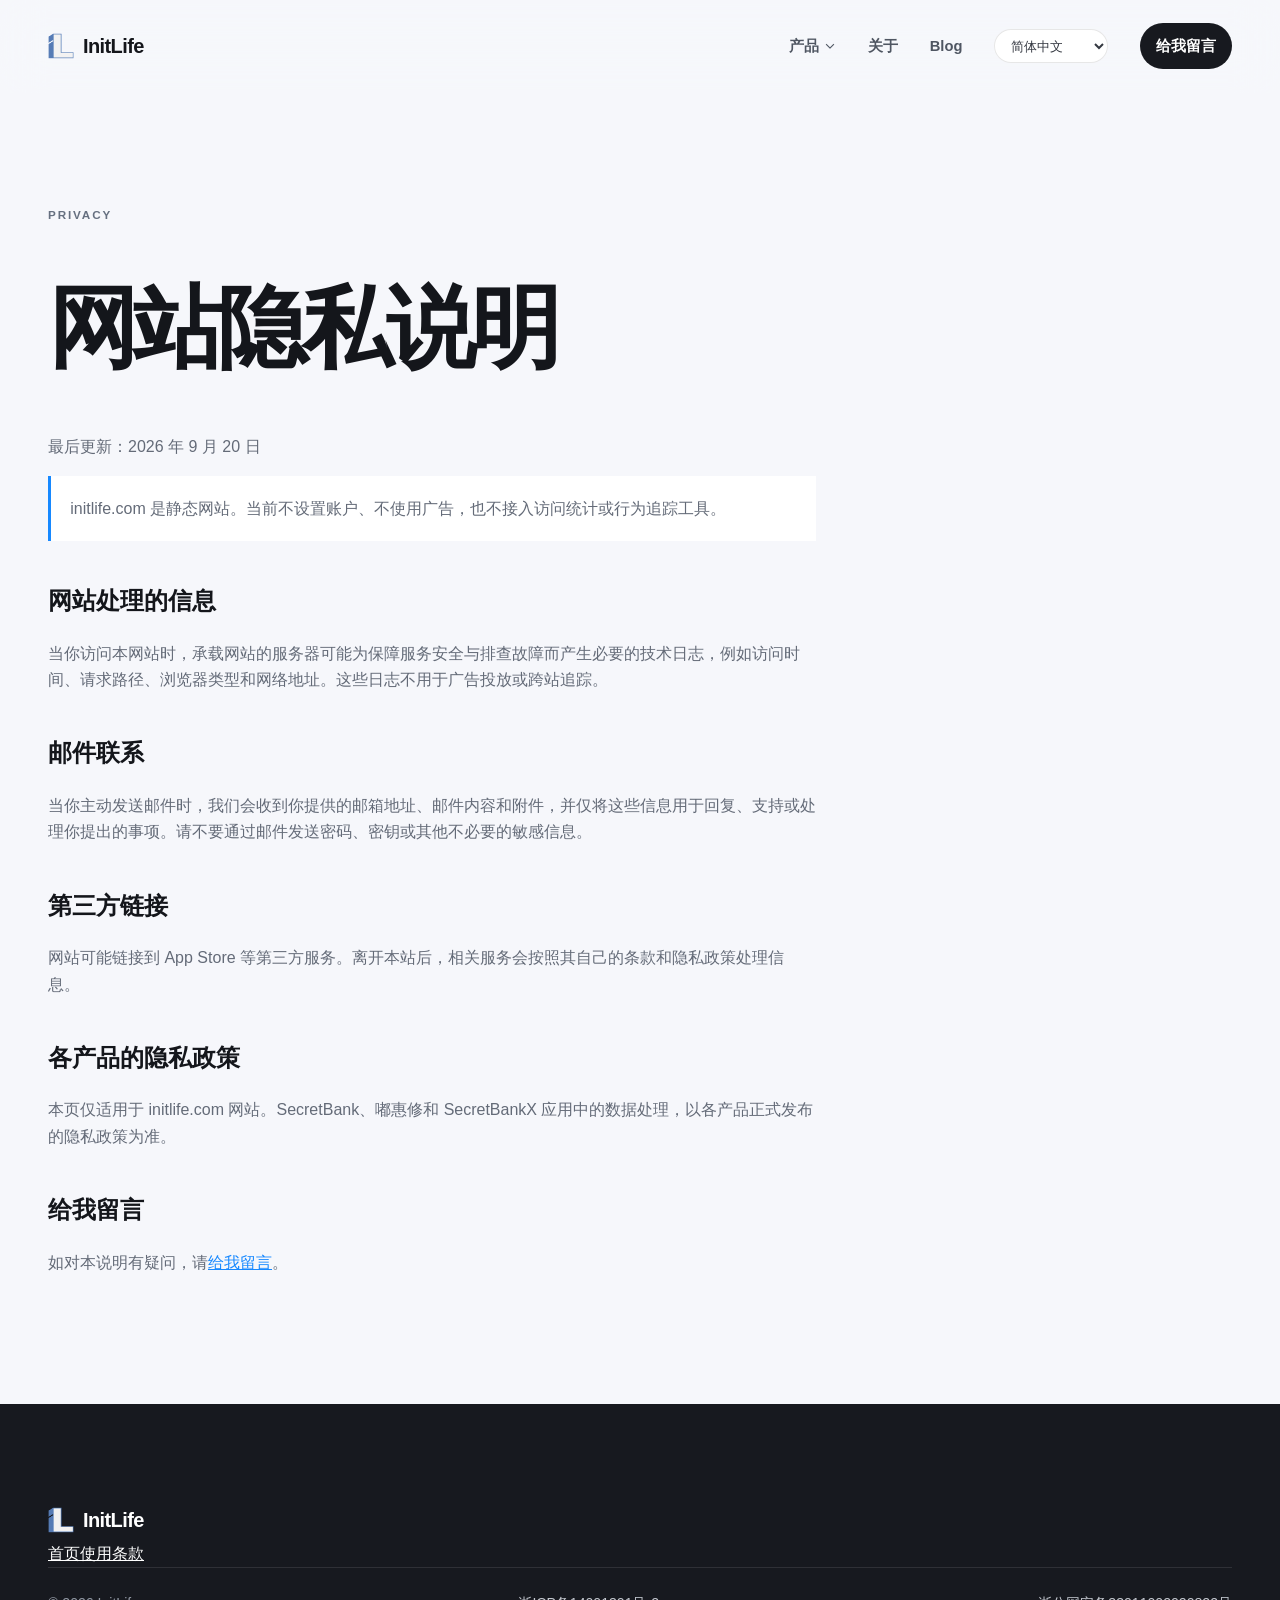
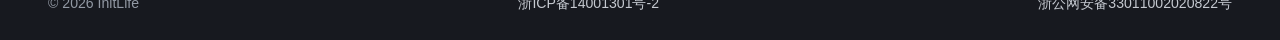
<file: privacy.html>
<!doctype html>
<html lang="zh-CN">
<head>
  <meta charset="utf-8">
  <meta name="viewport" content="width=device-width, initial-scale=1">
  <title>网站隐私说明 — initlife</title>
  <meta name="description" content="initlife.com 网站隐私说明。">
  <meta name="theme-color" content="#07111f">
  <link rel="canonical" href="https://app.initlife.com/privacy.html">
  <link rel="icon" href="/assets/initlife-logo.png?v=20261021-logo-size2" type="image/png">
  <link rel="stylesheet" href="/assets/styles.css?v=20261021-spacing">
  <script src="/assets/site.js?v=20261021-logo-size2" defer></script>
</head>
<body>
  <a class="skip-link" href="#main">跳到主要内容</a>
  <header class="site-header" data-header data-site-header></header>
  <main id="main" class="document-main shell">
    <header class="document-header">
      <p class="eyebrow">Privacy</p>
      <h1>网站隐私说明</h1>
      <p class="document-meta">最后更新：2026 年 9 月 20 日</p>
    </header>
    <div class="document-body">
      <p class="document-note">initlife.com 是静态网站。当前不设置账户、不使用广告，也不接入访问统计或行为追踪工具。</p>
      <h2>网站处理的信息</h2>
      <p>当你访问本网站时，承载网站的服务器可能为保障服务安全与排查故障而产生必要的技术日志，例如访问时间、请求路径、浏览器类型和网络地址。这些日志不用于广告投放或跨站追踪。</p>
      <h2>邮件联系</h2>
      <p>当你主动发送邮件时，我们会收到你提供的邮箱地址、邮件内容和附件，并仅将这些信息用于回复、支持或处理你提出的事项。请不要通过邮件发送密码、密钥或其他不必要的敏感信息。</p>
      <h2>第三方链接</h2>
      <p>网站可能链接到 App Store 等第三方服务。离开本站后，相关服务会按照其自己的条款和隐私政策处理信息。</p>
      <h2>各产品的隐私政策</h2>
      <p>本页仅适用于 initlife.com 网站。SecretBank、嘟惠修和 SecretBankX 应用中的数据处理，以各产品正式发布的隐私政策为准。</p>
      <h2>给我留言</h2>
      <p>如对本说明有疑问，请<a href="mailto:initlifeltd@gmail.com">给我留言</a>。</p>
    </div>
  </main>
  <footer class="site-footer"><div class="shell footer-layout"><div><a class="brand footer-brand" href="/"><img class="brand-mark" src="/assets/initlife-logo.png?v=20261021-transparent" width="26" height="26" alt="InitLife IL 标志"><span>InitLife</span></a></div><nav aria-label="页脚导航"><a href="/">首页</a><a href="/terms.html">使用条款</a></nav></div><div class="shell footer-bottom"><p>© <span data-year>2026</span> InitLife</p><a href="https://beian.miit.gov.cn/" target="_blank" rel="noopener noreferrer" lang="zh-CN">浙ICP备14001301号-2</a><a href="https://beian.mps.gov.cn/#/query/webSearch?code=33011002020822" target="_blank" rel="noopener noreferrer" lang="zh-CN">浙公网安备33011002020822号</a></div></footer>
</body>
</html>
</file>
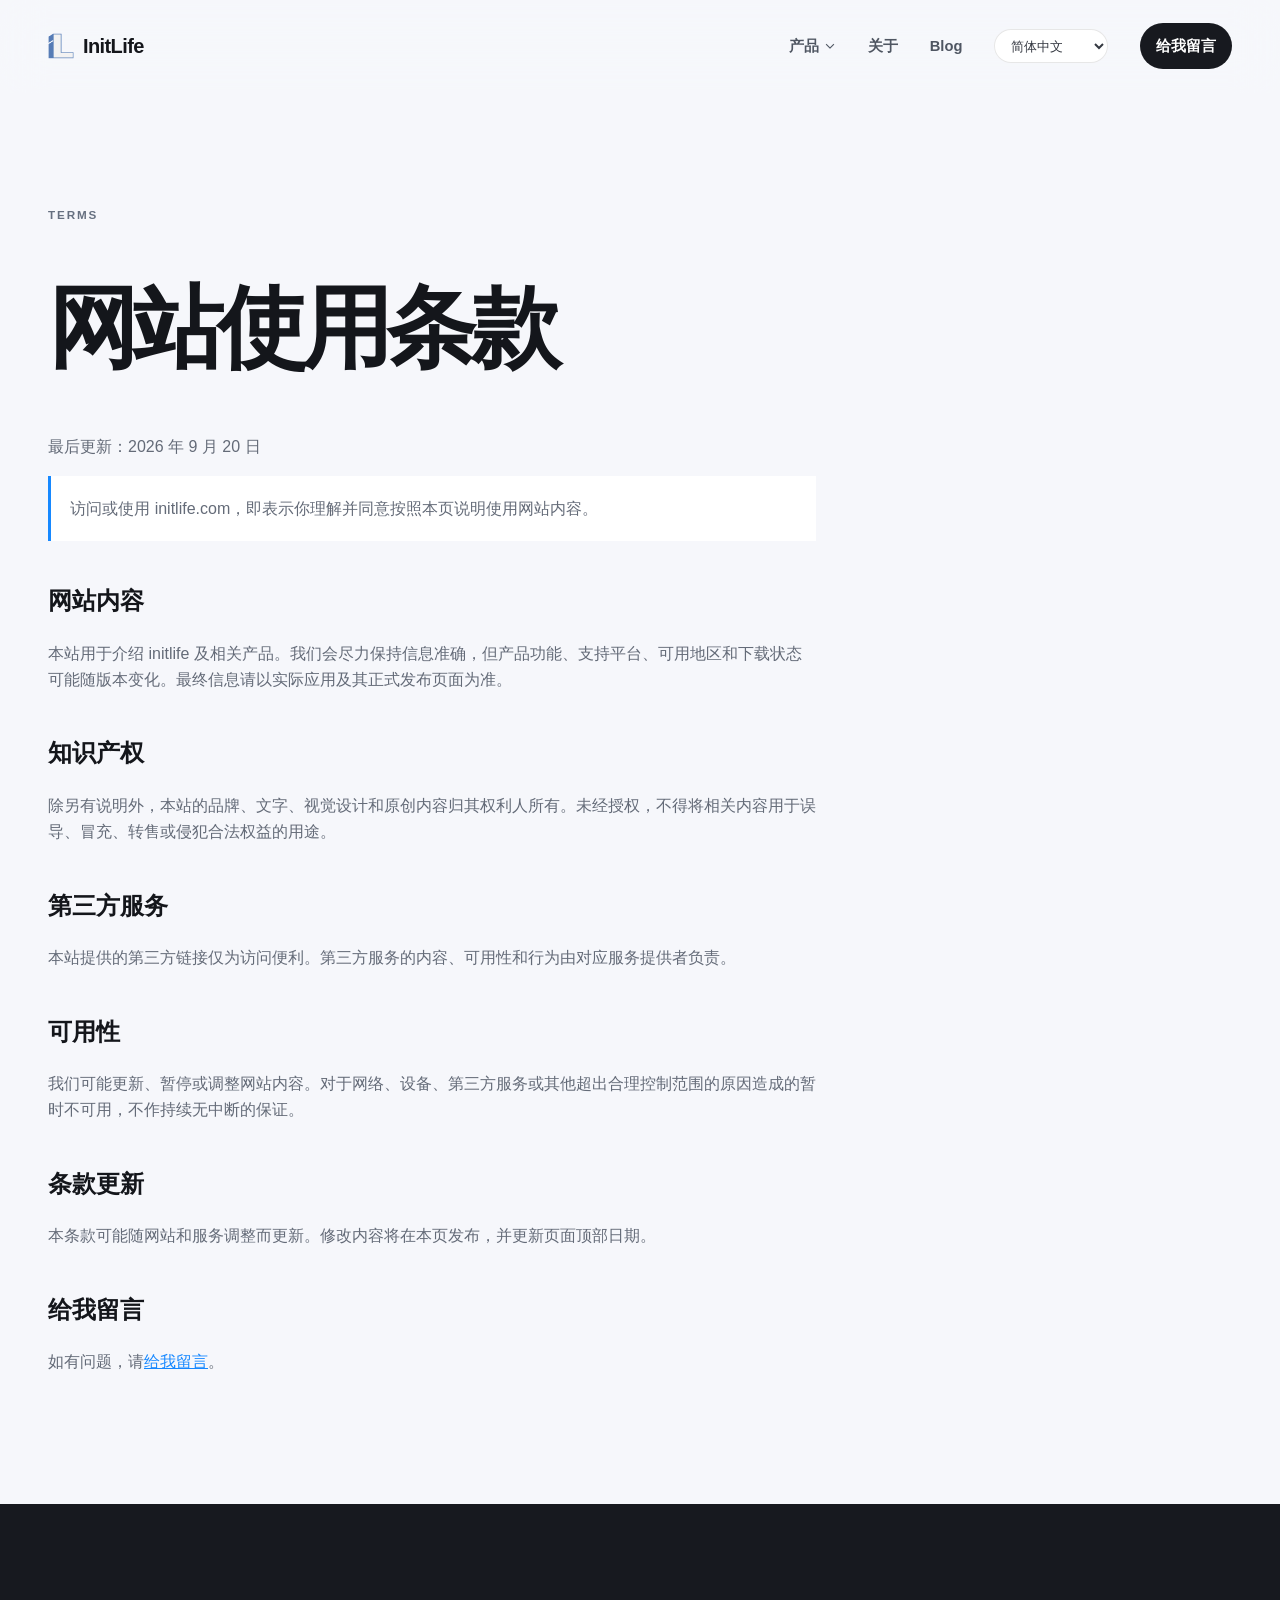
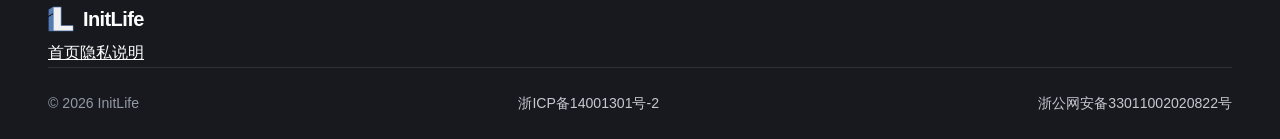
<file: terms.html>
<!doctype html>
<html lang="zh-CN">
<head>
  <meta charset="utf-8">
  <meta name="viewport" content="width=device-width, initial-scale=1">
  <title>网站使用条款 — initlife</title>
  <meta name="description" content="initlife.com 网站使用条款。">
  <meta name="theme-color" content="#07111f">
  <link rel="canonical" href="https://app.initlife.com/terms.html">
  <link rel="icon" href="/assets/initlife-logo.png?v=20261021-logo-size2" type="image/png">
  <link rel="stylesheet" href="/assets/styles.css?v=20261021-spacing">
  <script src="/assets/site.js?v=20261021-logo-size2" defer></script>
</head>
<body>
  <a class="skip-link" href="#main">跳到主要内容</a>
  <header class="site-header" data-header data-site-header></header>
  <main id="main" class="document-main shell">
    <header class="document-header"><p class="eyebrow">Terms</p><h1>网站使用条款</h1><p class="document-meta">最后更新：2026 年 9 月 20 日</p></header>
    <div class="document-body">
      <p class="document-note">访问或使用 initlife.com，即表示你理解并同意按照本页说明使用网站内容。</p>
      <h2>网站内容</h2>
      <p>本站用于介绍 initlife 及相关产品。我们会尽力保持信息准确，但产品功能、支持平台、可用地区和下载状态可能随版本变化。最终信息请以实际应用及其正式发布页面为准。</p>
      <h2>知识产权</h2>
      <p>除另有说明外，本站的品牌、文字、视觉设计和原创内容归其权利人所有。未经授权，不得将相关内容用于误导、冒充、转售或侵犯合法权益的用途。</p>
      <h2>第三方服务</h2>
      <p>本站提供的第三方链接仅为访问便利。第三方服务的内容、可用性和行为由对应服务提供者负责。</p>
      <h2>可用性</h2>
      <p>我们可能更新、暂停或调整网站内容。对于网络、设备、第三方服务或其他超出合理控制范围的原因造成的暂时不可用，不作持续无中断的保证。</p>
      <h2>条款更新</h2>
      <p>本条款可能随网站和服务调整而更新。修改内容将在本页发布，并更新页面顶部日期。</p>
      <h2>给我留言</h2>
      <p>如有问题，请<a href="mailto:initlifeltd@gmail.com">给我留言</a>。</p>
    </div>
  </main>
  <footer class="site-footer"><div class="shell footer-layout"><div><a class="brand footer-brand" href="/"><img class="brand-mark" src="/assets/initlife-logo.png?v=20261021-transparent" width="26" height="26" alt="InitLife IL 标志"><span>InitLife</span></a></div><nav aria-label="页脚导航"><a href="/">首页</a><a href="/privacy.html">隐私说明</a></nav></div><div class="shell footer-bottom"><p>© <span data-year>2026</span> InitLife</p><a href="https://beian.miit.gov.cn/" target="_blank" rel="noopener noreferrer" lang="zh-CN">浙ICP备14001301号-2</a><a href="https://beian.mps.gov.cn/#/query/webSearch?code=33011002020822" target="_blank" rel="noopener noreferrer" lang="zh-CN">浙公网安备33011002020822号</a></div></footer>
</body>
</html>
</file>
<file: assets/styles.css>
:root{--ink:#14161b;--muted:#646b78;--paper:#f6f7fb;--white:#fff;--line:rgba(20,22,27,.1);--blue:#1688ff;--page-gutter:clamp(24px,3.75vw,64px);--shell:min(1240px,calc(100% - var(--page-gutter) - var(--page-gutter)));--radius:2.2rem;color-scheme:light}
*{box-sizing:border-box}html{scroll-behavior:smooth}body{margin:0;background:var(--paper);color:var(--ink);font-family:Inter,-apple-system,BlinkMacSystemFont,"Segoe UI","PingFang SC","Microsoft YaHei",sans-serif;font-size:1rem;line-height:1.65;-webkit-font-smoothing:antialiased}a{color:inherit}.shell{width:var(--shell);margin-inline:auto}.sr-only{position:absolute;width:1px;height:1px;padding:0;margin:-1px;overflow:hidden;clip:rect(0,0,0,0);white-space:nowrap;border:0}.skip-link{position:fixed;top:.75rem;left:1rem;z-index:100;transform:translateY(-150%);padding:.65rem 1rem;border-radius:.7rem;background:var(--ink);color:#fff}.skip-link:focus{transform:none}:focus-visible{outline:3px solid var(--blue);outline-offset:4px}
.site-header{position:sticky;top:0;z-index:50;background:rgba(246,247,251,.76);backdrop-filter:blur(22px);border-bottom:1px solid transparent;transition:.25s ease}.site-header.scrolled{border-color:var(--line)}.nav-wrap{min-height:5.75rem;display:flex;align-items:center;justify-content:space-between}.brand{display:inline-flex;align-items:center;gap:9px;text-decoration:none;font-weight:700;font-size:20px;line-height:1.1;letter-spacing:-.03em}.brand-mark{display:block;flex:none;width:26px;height:26px;object-fit:contain}.site-nav{display:flex;align-items:center;gap:2rem}.site-nav a,.product-menu summary{color:#4f5662;text-decoration:none;font-size:.92rem;font-weight:650;cursor:pointer}.site-nav a:hover,.product-menu summary:hover{color:#000}.site-nav .nav-contact{padding:.65rem 1rem;border-radius:999px;background:#17191f;color:#fff}.product-menu{position:relative}.product-menu summary{display:inline-flex;align-items:center;gap:.35rem;list-style:none}.product-menu summary::-webkit-details-marker{display:none}.product-menu .product-arrow{position:relative;display:inline-block;width:.7rem;height:.7rem;margin:0}.product-menu .product-arrow::before{position:absolute;top:50%;left:50%;width:.34rem;height:.34rem;border-right:1.5px solid currentColor;border-bottom:1.5px solid currentColor;content:"";transform:translate(-50%,-68%) rotate(45deg);transform-origin:center;transition:transform .2s}.product-menu[open] .product-arrow::before{transform:translate(-50%,-32%) rotate(225deg)}.product-popover{position:absolute;top:calc(100% + 1.25rem);left:50%;width:22rem;padding:.65rem;border:1px solid rgba(20,22,27,.08);border-radius:1.3rem;background:rgba(255,255,255,.96);box-shadow:0 24px 70px rgba(30,39,59,.15);transform:translateX(-50%)}.product-popover::before{content:"";position:absolute;left:0;right:0;top:-1.4rem;height:1.5rem}.product-popover a{display:grid;grid-template-columns:3rem 1fr;gap:.8rem;align-items:center;padding:.65rem;border-radius:.9rem}.product-popover a:hover{background:#f3f5f8}.product-popover img{width:3rem;border-radius:22%}.product-popover span{display:flex;flex-direction:column}.product-popover strong{color:#202329}.product-popover small{color:#858b96}.menu-button{display:none}
.eyebrow{margin:0 0 1rem;color:#667080;font-size:.73rem;font-weight:800;letter-spacing:.16em;text-transform:uppercase}.hero{min-height:calc(100svh - 5.75rem);display:grid;grid-template-columns:.9fr 1.1fr;align-items:center;gap:clamp(2rem,5vw,6rem);padding-block:clamp(5rem,9vw,9rem)}.hero h1,.section-intro h2,.feature-copy h2,.card-copy h2,.studio h2{margin:0;font-size:clamp(3.5rem,7.4vw,7.4rem);line-height:.94;letter-spacing:-.075em;text-wrap:balance}.hero h1{font-size:clamp(3.2rem,5.7vw,6rem);letter-spacing:-.06em}.hero h1 span{color:#9299a5}.hero-lede{max-width:38rem;margin:2rem 0 0;color:var(--muted);font-size:clamp(1.08rem,1.7vw,1.28rem)}.hero-actions,.feature-links{display:flex;align-items:center;flex-wrap:wrap;gap:.8rem;margin-top:2rem}.button{display:inline-flex;align-items:center;justify-content:center;min-height:3.25rem;padding:.78rem 1.35rem;border-radius:999px;text-decoration:none;font-weight:720}.button-dark{background:var(--ink);color:#fff}.button-light{background:rgba(255,255,255,.72);border:1px solid var(--line)}
.language-select select{min-width:7.1rem;padding:.48rem .7rem;border:1px solid var(--line);border-radius:999px;background:#fff;color:#343841;font:750 .75rem/1 inherit;cursor:pointer}.store-badge{display:inline-flex;align-items:center;margin-top:.65rem}.store-badge img{display:block;width:8.6rem;height:auto}.feature-links .store-badge{margin-top:0}.product-carousel{position:relative;min-height:38rem;border-radius:2.6rem;background:#e9edf4;overflow:hidden;box-shadow:inset 0 0 0 1px rgba(20,22,27,.05)}.carousel-track{position:absolute;inset:0}.carousel-slide{position:absolute;inset:0;display:grid;grid-template-columns:1fr 1fr;align-items:center;padding:clamp(2rem,4vw,4rem);opacity:0;visibility:hidden;transform:translateX(6%);transition:opacity .5s ease,transform .55s cubic-bezier(.2,.8,.2,1),visibility .5s;text-decoration:none}.carousel-slide.is-active{opacity:1;visibility:visible;transform:none}.carousel-slide::before{content:"";position:absolute;width:25rem;aspect-ratio:1;right:-7rem;top:-6rem;border-radius:50%;background:rgba(255,255,255,.45)}.carousel-slide img{position:relative;z-index:2;width:min(18vw,13.5rem);min-width:8rem;justify-self:center;border-radius:23%;box-shadow:0 35px 75px rgba(26,40,65,.22);transform:rotate(-5deg)}.carousel-slide span{position:relative;z-index:2;display:flex;flex-direction:column;align-self:end;padding-bottom:4rem}.carousel-slide small{margin-bottom:.7rem;color:rgba(20,22,27,.52);font-weight:760}.carousel-slide strong{font-size:clamp(1.7rem,3.2vw,3.2rem);line-height:1;letter-spacing:-.05em}.carousel-slide em{margin-top:.75rem;color:rgba(20,22,27,.62);font-style:normal}.slide-x{background:linear-gradient(145deg,#ddecff,#abd2fb)}.slide-secret{background:linear-gradient(145deg,#e8edff,#bdcbea)}.slide-repair{background:linear-gradient(145deg,#fff0df,#ffc89f)}.carousel-controls{position:absolute;z-index:5;left:2rem;right:2rem;bottom:1.5rem;display:flex;align-items:center;justify-content:space-between}.carousel-controls>button{display:grid;place-items:center;width:2.7rem;aspect-ratio:1;border:0;border-radius:50%;background:rgba(255,255,255,.72);font-size:1rem;cursor:pointer}.carousel-controls div{display:flex;gap:.45rem}.carousel-controls div button{width:.5rem;height:.5rem;padding:0;border:0;border-radius:999px;background:rgba(20,22,27,.22);cursor:pointer;transition:width .25s}.carousel-controls div button.is-active{width:1.8rem;background:#17191f}
.app-constellation{position:relative;min-height:39rem;isolation:isolate}.soft-orb{position:absolute;border-radius:50%;filter:blur(2px);opacity:.72}.orb-blue{width:28rem;height:28rem;right:2%;top:6%;background:radial-gradient(circle at 34% 30%,#dff5ff,#abd8ff 45%,#edf2ff 75%)}.orb-orange{width:19rem;height:19rem;left:4%;bottom:4%;background:radial-gradient(circle at 40% 35%,#fff1ce,#ffcfad 52%,#fff0e4)}.hero-app{position:absolute;z-index:2;display:flex;flex-direction:column;align-items:center;gap:.8rem;color:#454b55;text-decoration:none;font-size:.82rem;font-weight:700;transition:transform .4s cubic-bezier(.2,.8,.2,1)}.hero-app:hover{transform:translateY(-10px) rotate(0)}.hero-app img{display:block;width:100%;border-radius:23%;box-shadow:0 35px 70px rgba(30,44,69,.2),0 8px 20px rgba(30,44,69,.15)}.hero-app-main{width:min(44%,15rem);left:34%;top:14%;transform:rotate(-4deg)}.hero-app-secret{width:min(31%,10.5rem);left:5%;top:46%;transform:rotate(7deg)}.hero-app-repair{width:min(27%,9.5rem);right:2%;bottom:6%;transform:rotate(5deg)}
.product-overview{padding-block:clamp(6rem,11vw,11rem);display:grid;grid-template-columns:1fr .9fr;gap:clamp(3rem,9vw,9rem);align-items:end}.section-intro h2{font-size:clamp(3rem,5.5vw,5.8rem)}.section-intro>p:last-child{max-width:37rem;margin:1.7rem 0 0;color:var(--muted);font-size:1.1rem}.app-rail{border-top:1px solid var(--line)}.app-rail a{display:grid;grid-template-columns:4.1rem 1fr auto;align-items:center;gap:1rem;padding:1.15rem 0;border-bottom:1px solid var(--line);text-decoration:none}.app-rail img{width:4.1rem;border-radius:22%;box-shadow:0 9px 24px rgba(15,28,48,.12)}.app-rail span{display:flex;flex-direction:column}.app-rail strong{font-size:1.05rem}.app-rail small{color:var(--muted);font-size:.84rem}.app-rail b{font-size:1.25rem;transition:transform .2s}.app-rail a:hover b{transform:translateX(.4rem)}
.feature{overflow:hidden;border-radius:clamp(0rem,4vw,3rem);margin-inline:auto;max-width:1440px}.feature-x{background:radial-gradient(circle at 74% 35%,rgba(45,146,255,.42),transparent 28rem),linear-gradient(140deg,#0c1726,#142b48 62%,#0b1a2e);color:#fff}.feature-grid{min-height:55rem;display:grid;grid-template-columns:.82fr 1.18fr;gap:4rem;align-items:center;padding-block:clamp(5rem,9vw,9rem)}.feature-copy{position:relative;z-index:3}.feature-icon,.card-copy>img{width:5.6rem;border-radius:23%;box-shadow:0 20px 45px rgba(0,0,0,.25);margin-bottom:2rem}.feature-copy .eyebrow{color:#85c8ff}.feature-copy h2{font-size:clamp(3.3rem,5.7vw,6rem)}.feature-copy>p:not(.eyebrow){max-width:34rem;color:#c3d2e3;font-size:1.1rem}.feature-copy ul{margin:1.7rem 0;padding:0;list-style:none;color:#d9e5f1}.feature-copy li{padding:.42rem 0}.feature-copy li::before{content:"✓";margin-right:.7rem;color:#65c0ff}.button-white{background:#fff;color:#111}.plain-link{font-weight:730;text-decoration:none}.feature-copy .plain-link{color:#dbeeff}
.screen-stage{position:relative;height:43rem;perspective:1200px}.phone{position:absolute;margin:0;padding:.45rem;border-radius:2.8rem;background:#101116;box-shadow:0 45px 100px rgba(0,0,0,.4);overflow:hidden}.phone img{display:block;width:100%;height:auto;border-radius:2.4rem}.screen-stage .phone{width:min(47%,19rem);top:4%}.phone-center{z-index:3;left:28%;transform:translateY(1rem)}.phone-left{z-index:1;left:0;transform:rotateY(11deg) rotate(-6deg) translateY(5.5rem);opacity:.8}.phone-right{z-index:2;right:-4%;transform:rotateY(-10deg) rotate(7deg) translateY(5rem);opacity:.85}.screen-source{position:absolute;z-index:5;bottom:.3rem;left:50%;margin:0;padding:.45rem .8rem;border:1px solid rgba(255,255,255,.16);border-radius:999px;background:rgba(7,18,33,.48);color:#b9d8ef;font-size:.68rem;font-weight:700;letter-spacing:.06em;transform:translateX(-50%);white-space:nowrap}
.secondary-products{display:grid;grid-template-columns:1fr 1fr;gap:1.25rem;padding-block:clamp(6rem,10vw,10rem)}.secondary-card{position:relative;min-height:47rem;overflow:hidden;border-radius:var(--radius);padding:clamp(2rem,4vw,3.5rem)}.secret-card{background:linear-gradient(145deg,#eaf4ff,#cfe7ff);color:#17253b}.repair-card{background:linear-gradient(145deg,#fff0e7,#ffd8be);color:#3c251c}.card-copy{position:relative;z-index:4;max-width:29rem}.card-copy>img{width:4.8rem;margin-bottom:1.5rem}.card-copy h2{font-size:clamp(2.7rem,4.5vw,4.7rem)}.card-copy>p:not(.eyebrow){color:rgba(20,22,27,.63);font-size:1.05rem}.card-copy .plain-link{display:inline-block;margin-top:1rem}.card-art{position:absolute;right:-13%;bottom:-24%;width:78%;opacity:.52;transform:rotate(13deg)}.card-art img{width:100%;border-radius:24%;box-shadow:0 35px 70px rgba(26,65,105,.25)}.repair-preview{position:absolute;right:-2%;bottom:-24%;width:57%;height:62%}.repair-preview .phone{position:relative;width:100%;transform:rotate(6deg);box-shadow:0 35px 80px rgba(89,47,22,.24)}
.studio{padding-block:clamp(7rem,12vw,12rem);background:#fff}.studio-layout{display:grid;grid-template-columns:.55fr 1.45fr;gap:2rem}.studio .eyebrow{padding-top:1rem}.studio h2{font-size:clamp(3.2rem,6.6vw,6.8rem)}.studio-copy{grid-column:2;display:grid;grid-template-columns:1fr 1fr;gap:2rem;margin-top:2.5rem}.studio-copy>p{margin:0;color:var(--muted);font-size:1.15rem}.values{display:flex;flex-direction:column;border-top:1px solid var(--line)}.values span{padding:.85rem 0;border-bottom:1px solid var(--line);font-weight:650}.studio-copy .button{justify-self:start;margin-top:1rem}
.numbers{padding-block:clamp(6rem,10vw,10rem)}.numbers-heading{display:flex;align-items:end;justify-content:space-between;gap:2rem;margin-bottom:3rem}.numbers-heading h2{max-width:38rem;margin:0;font-size:clamp(2.5rem,4.5vw,4.6rem);line-height:1;letter-spacing:-.06em}.number-grid{display:grid;grid-template-columns:repeat(4,1fr);border-block:1px solid var(--line)}.number-grid div{min-height:14rem;display:flex;flex-direction:column;justify-content:space-between;padding:1.4rem;border-right:1px solid var(--line)}.number-grid div:last-child{border-right:0}.number-grid strong{font-size:clamp(3.8rem,7vw,7rem);line-height:1;letter-spacing:-.08em;font-weight:630}.number-grid span{color:var(--muted);font-weight:650}
.voices{padding-block:clamp(6rem,10vw,10rem);background:#edf0f6}.voices-heading{display:flex;align-items:end;justify-content:space-between;gap:2rem;margin-bottom:3rem}.voices-heading h2{max-width:46rem;margin:0;font-size:clamp(3rem,5.6vw,5.8rem);line-height:.98;letter-spacing:-.07em}.section-note{max-width:15rem;margin:0;color:#7c8491;font-size:.78rem;text-align:right}.quote-grid{display:grid;grid-template-columns:1fr 1.1fr 1fr;gap:1rem;align-items:start}.quote-grid figure{min-height:22rem;display:flex;flex-direction:column;justify-content:space-between;margin:0;padding:2rem;border-radius:1.7rem;background:#fff}.quote-grid .quote-featured{min-height:27rem;background:#172437;color:#fff}.quote-grid blockquote{margin:0;font-size:clamp(1.25rem,2.1vw,2rem);line-height:1.35;letter-spacing:-.025em}.quote-grid figcaption{display:flex;flex-direction:column}.quote-grid figcaption span{font-weight:720}.quote-grid figcaption small{color:#8a9099}.quote-featured figcaption small{color:#afbac9}
.connect{padding-block:clamp(6rem,10vw,10rem)}.connect-intro{max-width:50rem;margin-bottom:3rem}.connect-intro h2{margin:0;font-size:clamp(3rem,5.7vw,5.8rem);line-height:1;letter-spacing:-.07em}.connect-intro>p:last-child{color:var(--muted);font-size:1.1rem}.connect-grid{display:grid;grid-template-columns:repeat(3,1fr);gap:1rem}.connect-card{min-height:10rem;display:grid;grid-template-columns:3.2rem 1fr auto;gap:1rem;align-items:center;padding:1.4rem;border:1px solid var(--line);border-radius:1.4rem;background:#fff;text-decoration:none;transition:transform .2s,box-shadow .2s}.connect-card[href]:hover{transform:translateY(-4px);box-shadow:0 20px 50px rgba(30,39,59,.09)}.connect-icon{display:grid;place-items:center;width:3.2rem;aspect-ratio:1;border-radius:1rem;background:#17191f;color:#fff;font-weight:800}.connect-card div{display:flex;flex-direction:column}.connect-card small{color:var(--muted)}.connect-card b{font-size:1.2rem}.muted-card{background:#eef0f4;color:#777e89}.muted-card .connect-icon{background:#b9bec7}.site-footer{padding-top:clamp(5rem,8vw,8rem);background:#17191f;color:#fff}.footer-main{display:grid;grid-template-columns:2fr repeat(3,1fr);gap:clamp(2rem,6vw,6rem);padding-bottom:5rem}.footer-brand h2{max-width:26rem;margin:2rem 0 .7rem;font-size:clamp(2.2rem,4vw,4rem);line-height:1;letter-spacing:-.06em}.site-footer p{margin:0;color:#9299a4;font-size:.88rem}.site-footer .brand-mark{box-shadow:none}.footer-column{display:flex;flex-direction:column;align-items:flex-start;gap:.7rem}.footer-column h3{margin:0 0 .6rem;color:#777f8c;font-size:.75rem;letter-spacing:.12em;text-transform:uppercase}.footer-column a{color:#d8dbe0;text-decoration:none;font-size:.92rem}.footer-column a:hover{color:#fff}.footer-column small{color:#737a86}.footer-bottom{display:flex;flex-wrap:wrap;align-items:center;justify-content:space-between;gap:.75rem 1.5rem;padding-block:1.5rem;border-top:1px solid rgba(255,255,255,.1)}.footer-bottom a{color:#c5c9d0;text-decoration:none;font-size:.88rem}
.social-presence{display:flex;align-items:center;justify-content:space-between;gap:1.5rem;margin-top:2rem;padding-top:1.2rem;border-top:1px solid var(--line)}.social-presence p{margin:0;color:#858c97;font-size:.78rem;font-weight:700;letter-spacing:.06em}.social-presence ul{display:flex;align-items:center;gap:.45rem;margin:0;padding:0;list-style:none}.social-presence li{display:flex;align-items:center;gap:.5rem;padding:.42rem .62rem;border-radius:999px;color:#646b76;font-size:.76rem;font-weight:700}.social-presence img{width:1.05rem;height:1.05rem}.compact-footer{padding-top:1rem}.page-nav{margin-left:auto}
.blog-main{padding-block:clamp(5rem,9vw,9rem)}.blog-hero{max-width:62rem;margin-bottom:5rem}.blog-hero h1{margin:0;font-size:clamp(3.8rem,8vw,8rem);line-height:.92;letter-spacing:-.075em}.blog-hero h1 span{color:#9299a5}.blog-hero>p:last-child{max-width:42rem;color:var(--muted);font-size:1.15rem}.post-list{display:grid;gap:1.2rem}.post-card{display:grid;grid-template-columns:.75fr 1.25fr;min-height:29rem;border-radius:2rem;background:#fff;overflow:hidden;color:inherit;text-decoration:none}.post-visual{display:grid;place-items:center;background:linear-gradient(145deg,#ddecff,#9fcaf6)}.post-visual img{width:min(55%,14rem);border-radius:23%;box-shadow:0 28px 60px rgba(24,60,98,.22);transform:rotate(-5deg)}.post-copy{display:flex;flex-direction:column;justify-content:center;padding:clamp(2rem,5vw,5rem)}.post-meta{display:flex;flex-wrap:wrap;gap:.7rem 1.2rem;color:#7b828e;font-size:.74rem;font-weight:760;letter-spacing:.08em;text-transform:uppercase}.post-copy h2{margin:.8rem 0 1.2rem;font-size:clamp(2.5rem,5vw,5.2rem);line-height:.98;letter-spacing:-.065em}.post-copy>p:not(.post-meta){max-width:42rem;color:var(--muted);font-size:1.06rem}.read-more{margin-top:1.2rem;font-weight:760}.post-coming{grid-template-columns:1fr;min-height:18rem;background:#e9edf3}.post-coming .post-copy h2{font-size:clamp(2.2rem,4vw,4rem)}
.article-main{padding-block:clamp(4rem,8vw,8rem)}.article-shell{width:min(100% - 2rem,900px);margin-inline:auto}.article-header{text-align:center}.article-header .post-meta{justify-content:center}.article-header h1{margin:1.2rem 0;font-size:clamp(3.6rem,8vw,7.4rem);line-height:.93;letter-spacing:-.075em}.article-deck{max-width:46rem;margin:1.5rem auto;color:var(--muted);font-size:clamp(1.15rem,2vw,1.4rem)}.article-mark{display:inline-flex;align-items:center;gap:.8rem;margin-top:1.5rem;text-align:left;font-weight:720}.article-mark img{width:3.6rem;border-radius:22%}.article-mark small{color:var(--muted);font-weight:500}.article-body{max-width:700px;margin:6rem auto 0}.article-body p{color:#444b56;font-size:1.1rem;line-height:1.85}.article-body .lead{color:#20242a;font-size:1.3rem}.article-body h2{margin:4rem 0 1rem;font-size:clamp(2rem,4vw,3.2rem);line-height:1.1;letter-spacing:-.045em}.article-body blockquote{margin:4rem -4rem;padding:2.5rem 3rem;border-radius:1.7rem;background:#172437;color:#fff;font-size:clamp(1.5rem,3vw,2.4rem);line-height:1.35;letter-spacing:-.03em}.article-cta{margin-top:5rem;padding:2.5rem;border-radius:1.7rem;background:#e7f1ff}.article-cta h2{margin-top:0}.article-cta>div{display:flex;align-items:center;flex-wrap:wrap;gap:1rem}.article-cta .store-badge{margin:0}
.document-main{min-height:75vh;padding-block:7rem}.document-header,.document-body{max-width:48rem}.document-header h1{font-size:clamp(3rem,7vw,6rem);line-height:1;letter-spacing:-.06em}.document-meta,.document-body p,.document-body li{color:var(--muted)}.document-body h2{margin-top:2.5rem}.document-body a{color:var(--blue)}.document-note{padding:1.2rem;border-left:3px solid var(--blue);background:#fff}.error-main{min-height:75vh;display:grid;place-items:center;text-align:center}.error-code{font-size:8rem;font-weight:800}.error-main p{color:var(--muted)}
@media(max-width:900px){:root{--page-gutter:24px}.nav-wrap{min-height:5rem}.menu-button{display:grid;place-content:center;gap:.35rem;width:2.8rem;height:2.8rem;border:1px solid var(--line);border-radius:50%;background:#fff}.menu-button span:not(.sr-only){display:block;width:1.1rem;height:1px;background:#111}.site-nav:not(.page-nav){position:absolute;display:none;inset:100% 0 auto;padding:1rem;flex-direction:column;align-items:stretch;background:rgba(246,247,251,.98);border-bottom:1px solid var(--line)}.site-nav.open{display:flex}.site-nav>a{display:block;padding:.7rem}.product-menu summary{display:inline-flex;padding:.7rem}.product-popover{position:static;width:auto;margin:.25rem 0 .5rem;transform:none;box-shadow:none}.hero,.product-overview,.feature-grid,.studio-layout{grid-template-columns:1fr}.hero{min-height:calc(100svh - 5rem);padding-block:5rem}.product-carousel{min-height:31rem}.product-overview{align-items:start}.feature-grid{padding-top:5rem}.screen-stage{height:38rem}.secondary-products{grid-template-columns:1fr}.studio-copy{grid-column:1}.number-grid{grid-template-columns:1fr 1fr}.number-grid div:nth-child(2){border-right:0}.number-grid div:nth-child(-n+2){border-bottom:1px solid var(--line)}.quote-grid{grid-template-columns:1fr}.quote-grid figure,.quote-grid .quote-featured{min-height:18rem}.connect-grid{grid-template-columns:1fr}.footer-main{grid-template-columns:1.5fr 1fr 1fr}.footer-brand{grid-column:1/-1}.feature{border-radius:0}.post-card{grid-template-columns:1fr}.post-visual{min-height:23rem}.article-body blockquote{margin-inline:0}}
@media(max-width:560px){.page-nav{gap:.6rem}.page-nav a:not(.nav-contact){display:none}.page-nav .nav-contact{padding:.55rem .75rem}.hero h1{font-size:clamp(2.6rem,12vw,4rem)}.product-carousel{min-height:27rem}.carousel-slide{grid-template-columns:1fr;padding:2rem}.carousel-slide img{width:8.5rem;align-self:start}.carousel-slide span{padding-bottom:3rem}.section-intro h2,.feature-copy h2,.studio h2{font-size:clamp(2.9rem,13vw,4.5rem)}.feature-grid{gap:1rem}.screen-stage{height:31rem;margin-inline:-1rem}.screen-stage .phone{width:48%}.phone-left{left:-6%}.phone-right{right:-8%}.secondary-card{min-height:39rem}.repair-preview{width:64%}.studio-copy{grid-template-columns:1fr}.numbers-heading,.voices-heading{display:block}.section-note{margin-top:1rem;text-align:left}.number-grid{grid-template-columns:1fr}.number-grid div{min-height:10rem;border-right:0;border-bottom:1px solid var(--line)}.number-grid div:last-child{border-bottom:0}.social-presence{align-items:flex-start;flex-direction:column;gap:.8rem}.social-presence ul{display:grid;grid-template-columns:1fr 1fr;width:100%}.footer-main{grid-template-columns:1fr 1fr}.footer-brand{grid-column:1/-1}.site-footer nav{flex-wrap:wrap}.blog-hero h1,.article-header h1{font-size:clamp(3.2rem,15vw,4.8rem)}.post-visual{min-height:18rem}.post-copy{padding:2rem}.article-body{margin-top:4rem}.article-cta{padding:1.5rem}}

/* 嘟惠修的界面为服务流程说明，避免将演示占位内容呈现在官网。 */
.service-preview{display:grid;place-items:center;aspect-ratio:1206/2622;background:linear-gradient(160deg,#fff7ef,#ffd9ad 54%,#ffad79);border:1px solid rgba(255,255,255,.58)}
.service-screen{display:flex;flex-direction:column;align-items:flex-start;justify-content:center;gap:.75rem;width:76%;min-height:40%;padding:1.15rem;border:1px solid rgba(116,61,35,.08);border-radius:1.4rem;background:rgba(255,255,255,.78);box-shadow:0 20px 35px rgba(124,65,39,.14);color:#703f2c}
.service-screen small{font-size:.68rem;font-weight:800;letter-spacing:.08em}
.service-screen strong{font-size:clamp(1.05rem,1.8vw,1.55rem);line-height:1.1;letter-spacing:-.04em}
.service-screen span{color:#9a6249;font-size:.72rem;font-weight:700;line-height:1.45}
.connect-grid{grid-template-columns:minmax(0,26rem)}
@media(max-width:560px){.connect-grid{grid-template-columns:1fr}}
@media(prefers-reduced-motion:reduce){html{scroll-behavior:auto}*,*::before,*::after{animation-duration:.01ms!important;transition-duration:.01ms!important}}


.feature-copy>p.feature-note{font-size:.84rem;line-height:1.7;color:#adc3db}.sbx-showcase{position:relative;min-width:0;height:34rem}.sbx-showcase figure{position:absolute;margin:0}.sbx-showcase img{display:block;width:100%;height:auto}.sbx-mac{top:3rem;left:0;width:100%;overflow:hidden;border-radius:.8rem;box-shadow:0 32px 75px rgba(0,0,0,.3)}.sbx-iphone{right:-1%;bottom:3.5rem;width:30%;padding:.3rem;background:#101116;border-radius:1.6rem;box-shadow:0 24px 55px rgba(0,0,0,.4);overflow:hidden}.sbx-iphone img{border-radius:1.3rem}.sbx-showcase .screen-source{bottom:0;text-align:center;white-space:normal;width:max-content;max-width:100%}
@media(max-width:900px){.sbx-showcase{width:100%;max-width:44rem;height:36rem;margin-inline:auto}.sbx-mac{top:0}.sbx-iphone{right:1%;bottom:3.5rem}}
@media(max-width:560px){.sbx-showcase{height:clamp(20rem,85vw,30rem)}.sbx-iphone{width:32%;border-radius:1.1rem;padding:.22rem}.sbx-iphone img{border-radius:.9rem}}

.footer-bottom>p,.footer-bottom>a{white-space:nowrap}.footer-bottom a{ text-underline-offset:4px}.footer-bottom a:hover{color:#fff;text-decoration:underline}.footer-bottom a:focus-visible{outline:2px solid currentColor;outline-offset:4px;border-radius:2px}

@media(max-width:560px){.brand{gap:8px;font-size:19px}.brand-mark{width:24px;height:24px}}
</file>
